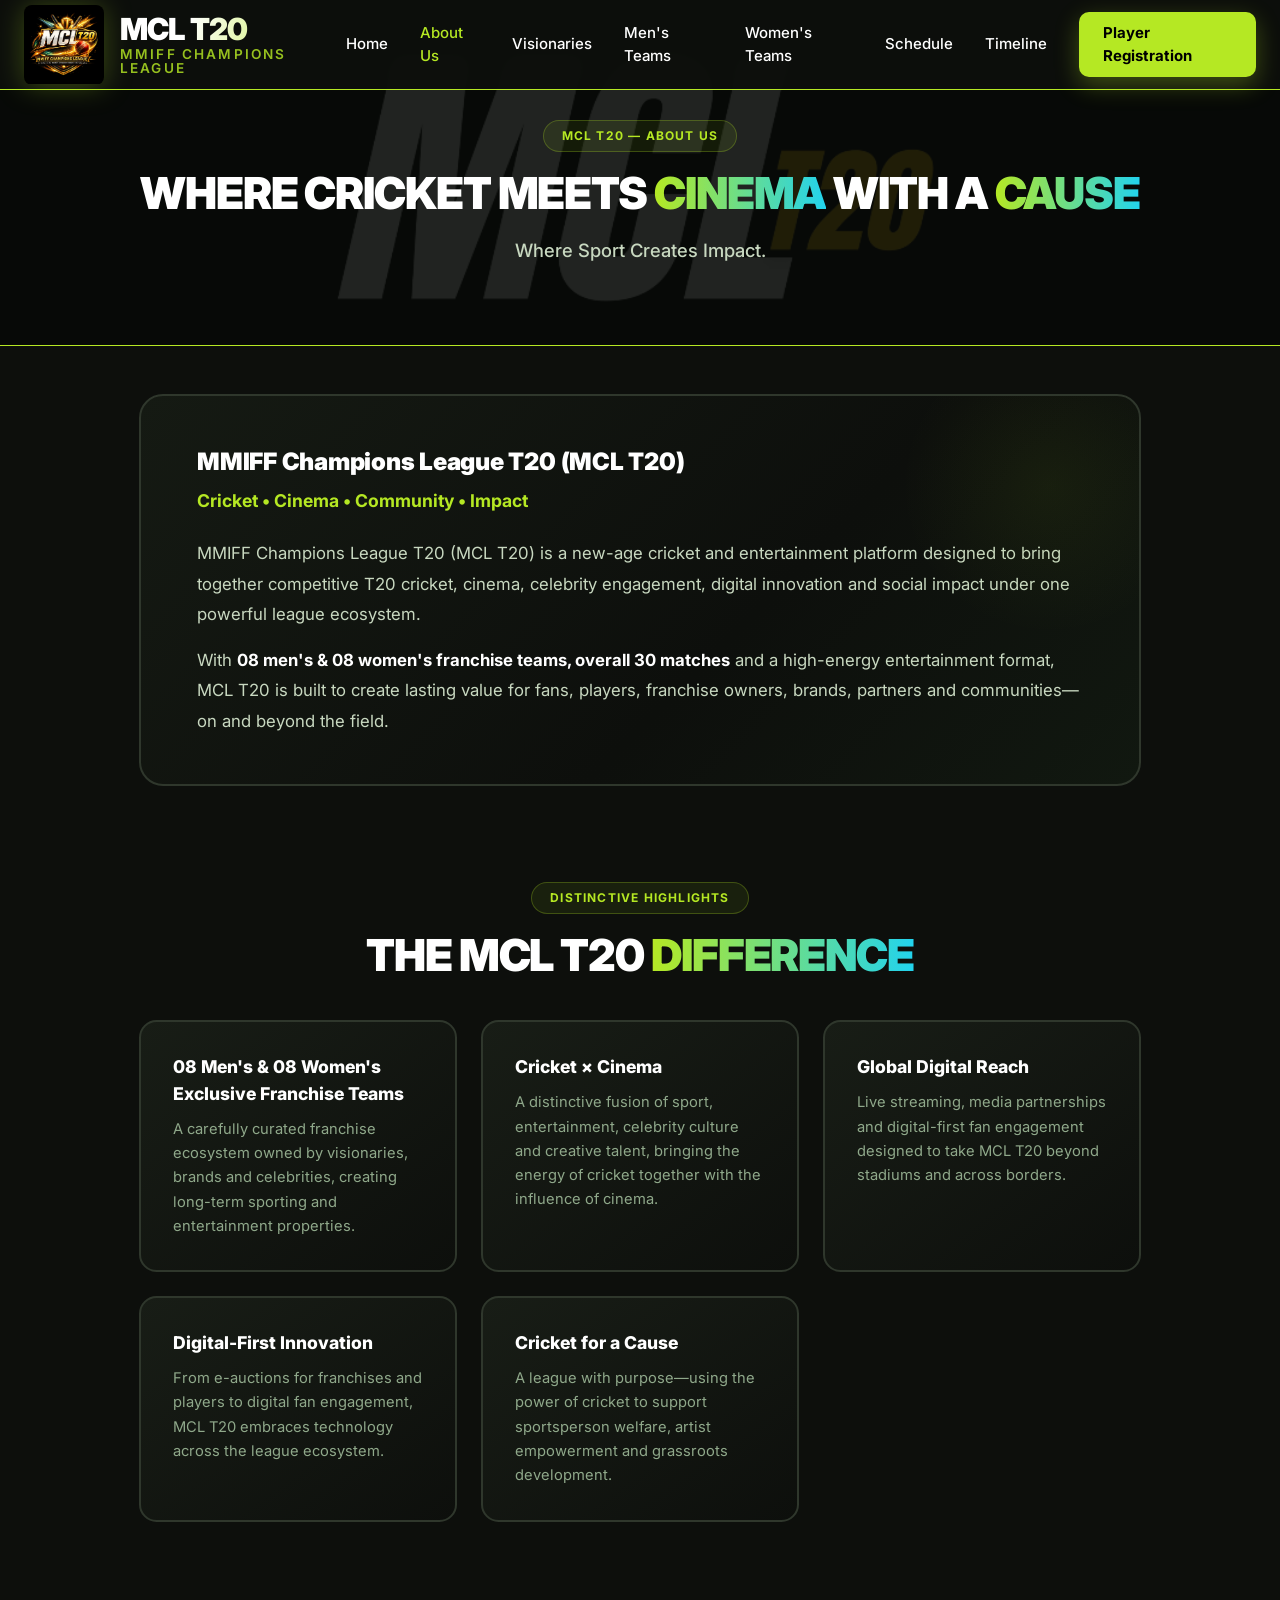
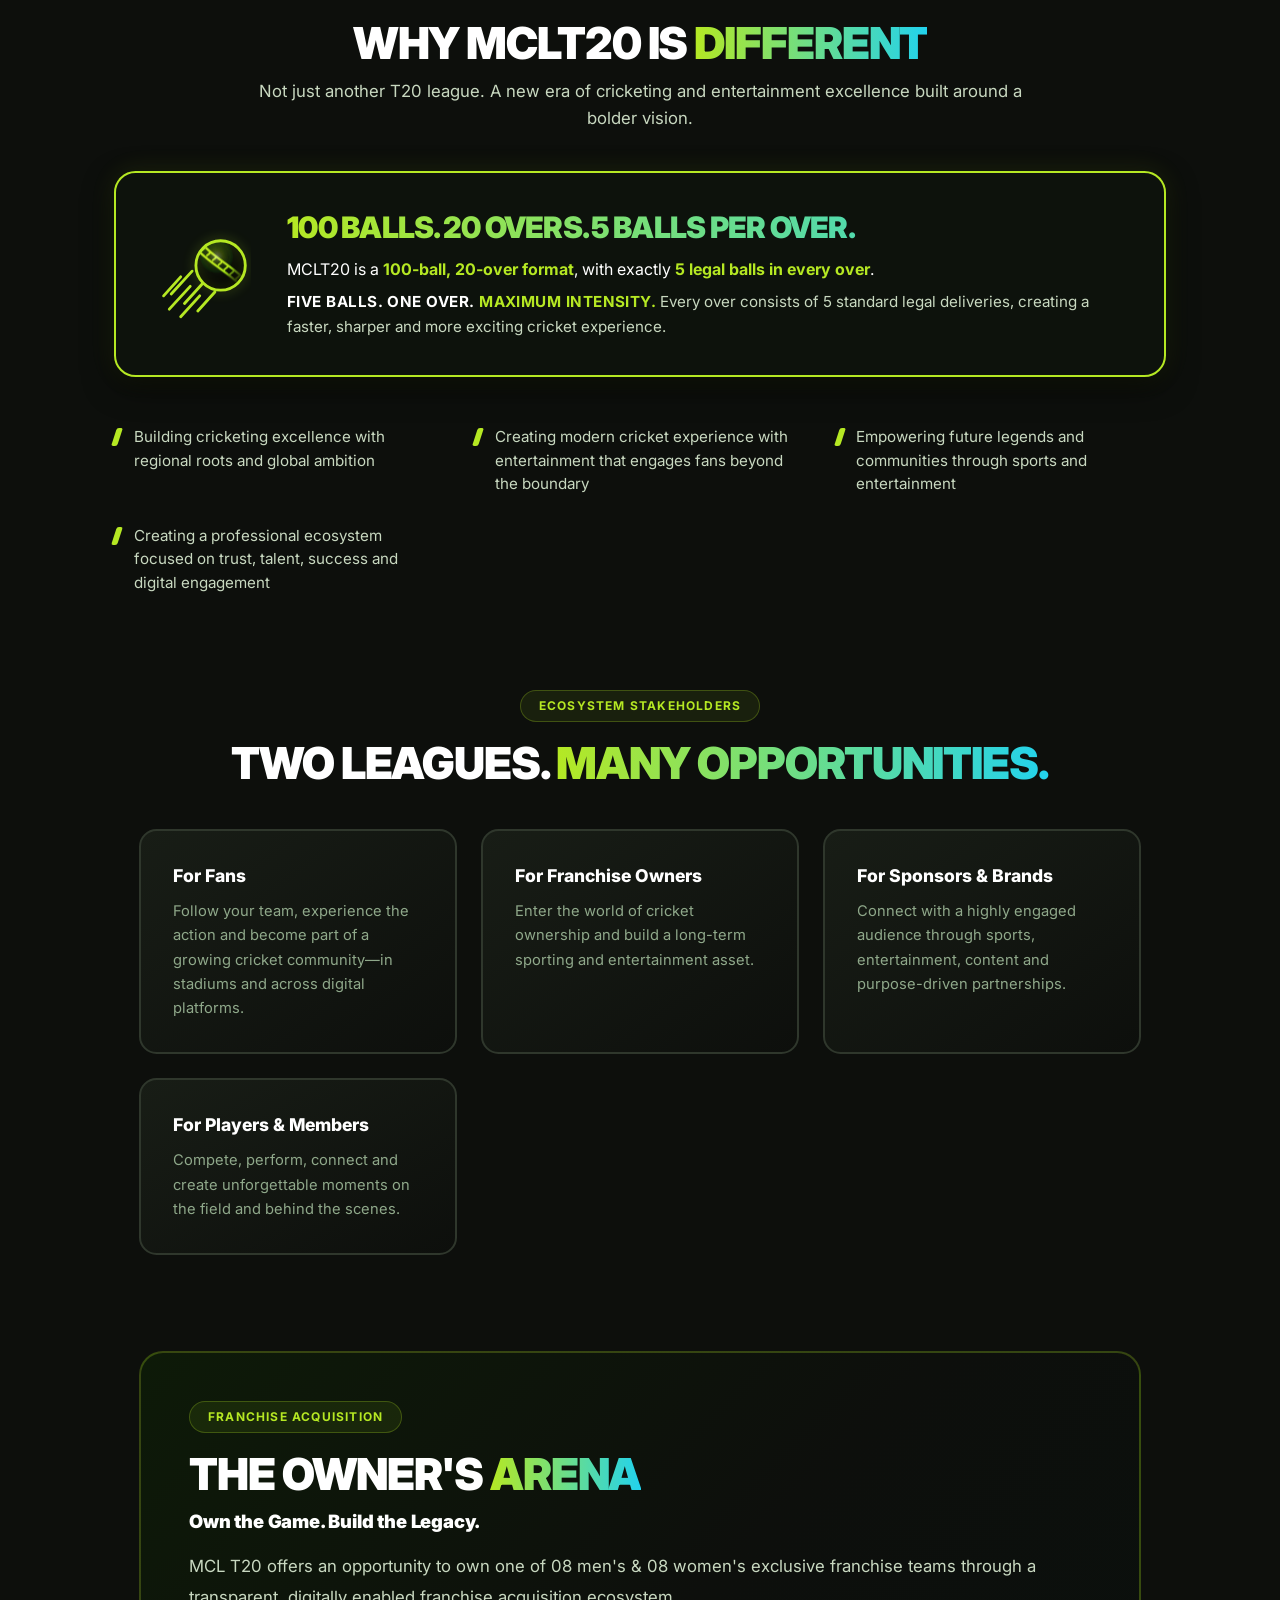
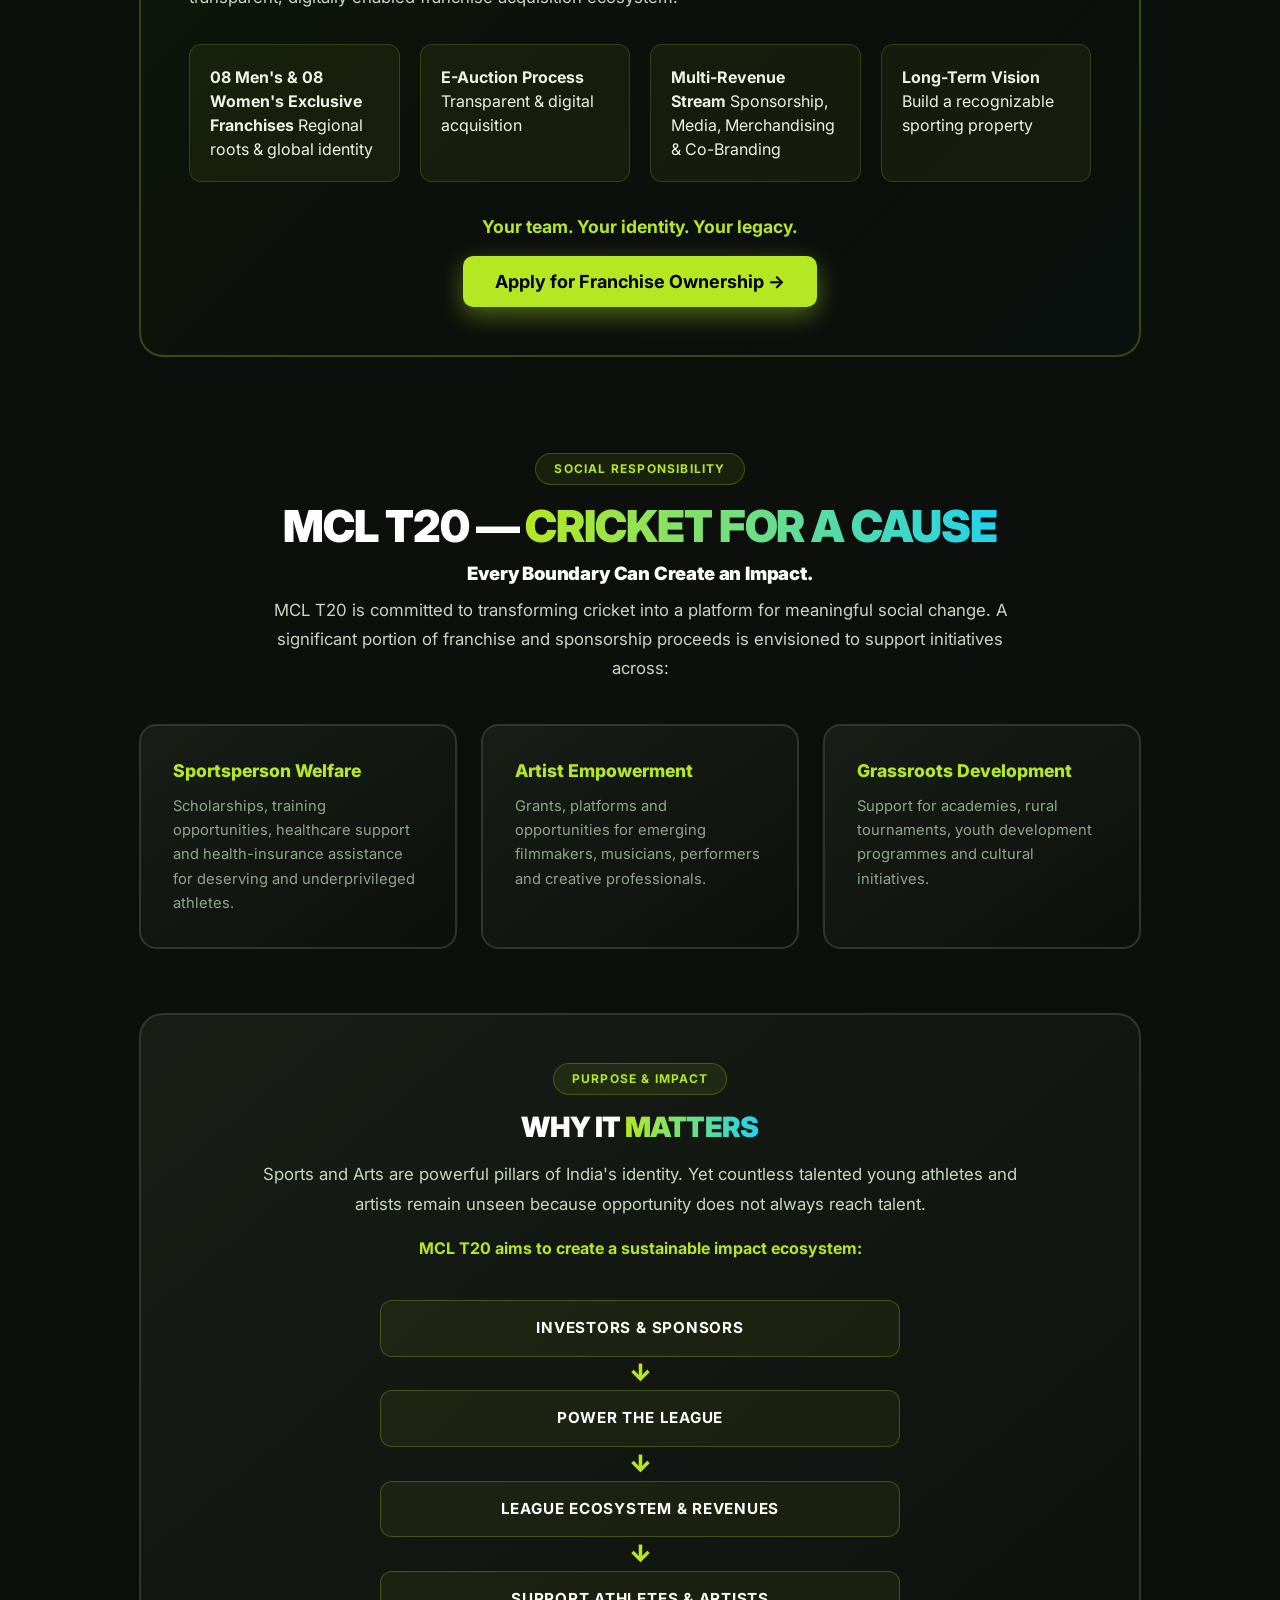
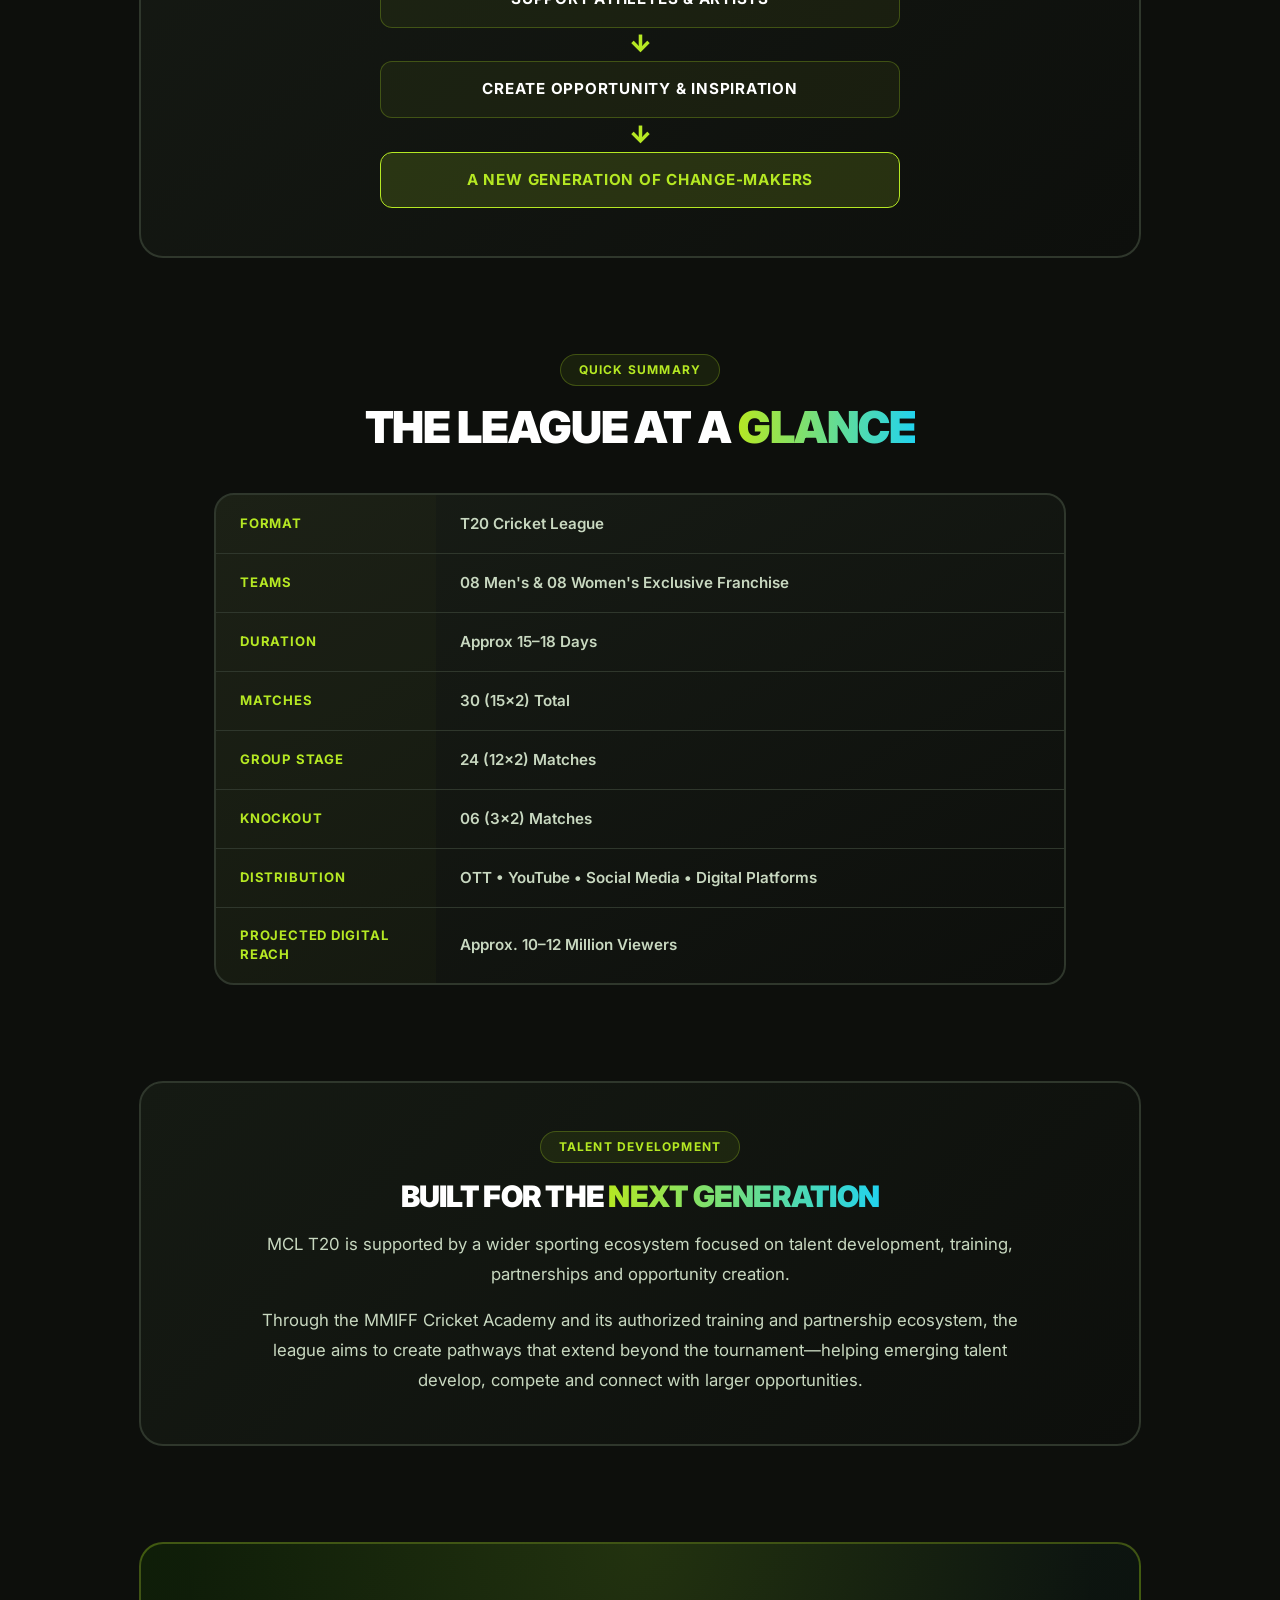
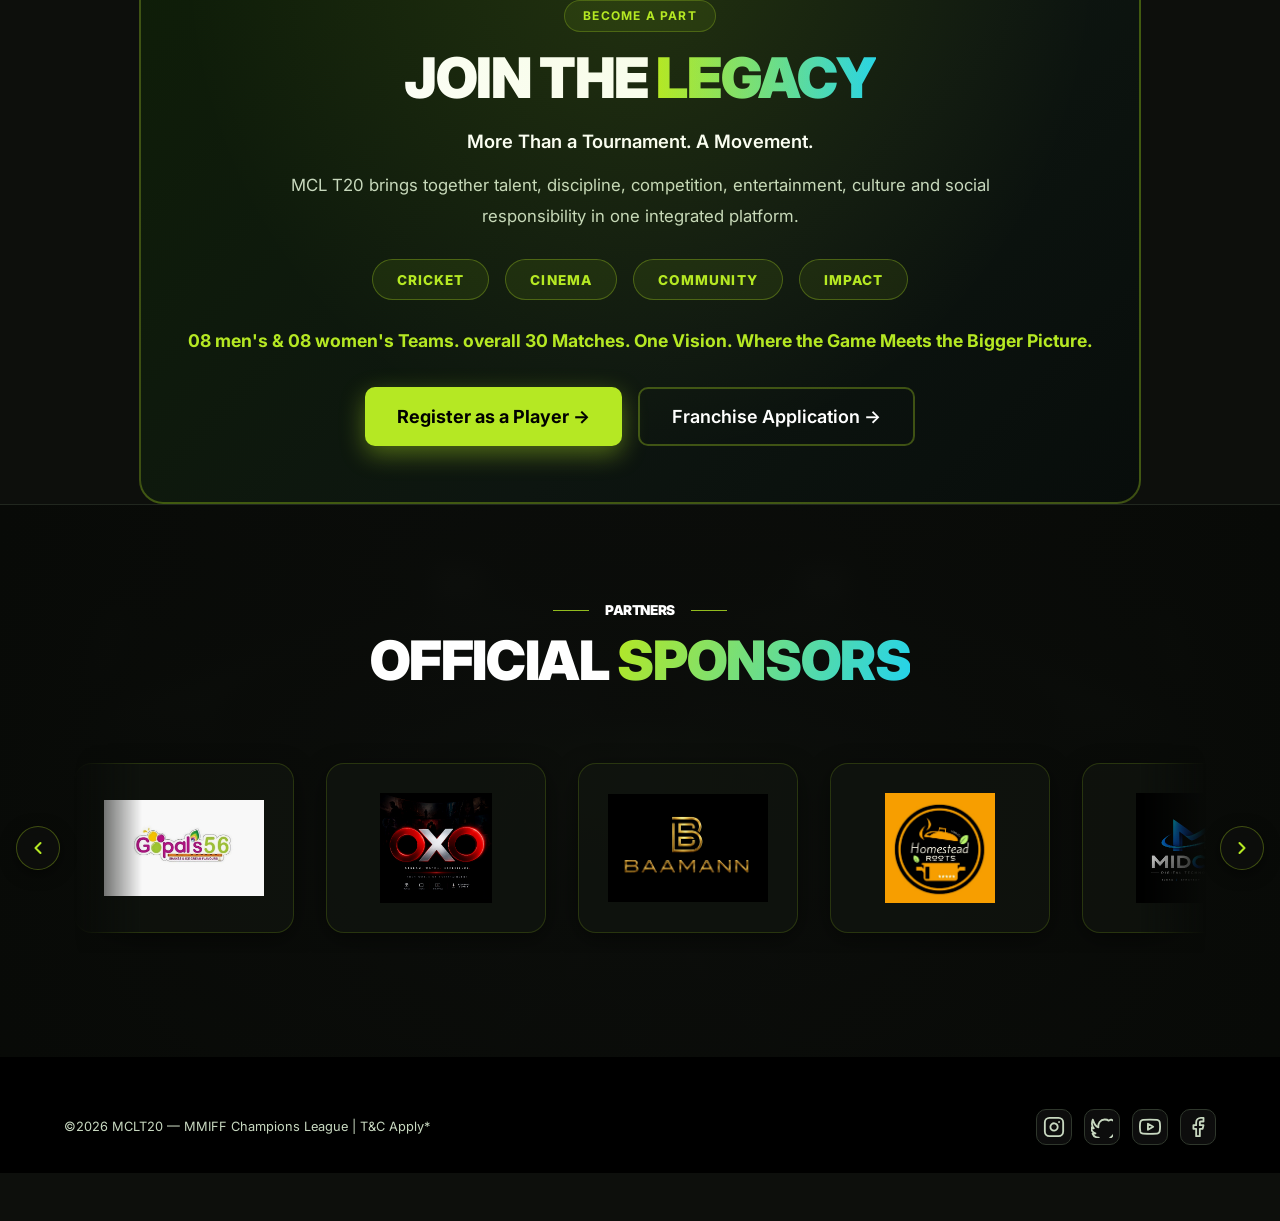
<file: about.html>
<!DOCTYPE html>
<html lang="en">
<head>
  <meta charset="UTF-8"/>
  <meta name="viewport" content="width=device-width, initial-scale=1.0"/>
  <title>About Us — MCL T20 MMIFF Champions League</title>
  <meta name="description" content="Where Cricket Meets Cinema with a Cause. Where Sport Creates Impact. Learn about MCL T20."/>
  <meta property="og:title" content="About Us — MCL T20 MMIFF Champions League"/>
  <meta property="og:description" content="Where Cricket Meets Cinema with a Cause. Where Sport Creates Impact. 08 Men's &amp; 08 Women's Franchise Teams, 30 Matches, 1 Vision."/>
  <meta property="og:image" content="https://images.pexels.com/photos/36230651/pexels-photo-36230651.jpeg?auto=compress&cs=tinysrgb&dpr=2&h=650&w=940"/>
  <meta property="og:type" content="website"/>
  <meta name="twitter:card" content="summary_large_image"/>
  <link rel="icon" href="logo.png" type="image/png"/>
  <link rel="stylesheet" href="style.css"/>
  <style>
    body { background-color: #0d0f0c; }
    h1,h2,h3,h4,h5,h6 { font-weight:900!important; color:#fff!important; letter-spacing:-0.025em!important; }
    .text-gradient { background:linear-gradient(to right,var(--brand,#b5e823),var(--accent-color,#22d3ee))!important; -webkit-background-clip:text!important; background-clip:text!important; color:transparent!important; }
    section { background:#0d0f0c!important; }
    .page-hero { position:relative; overflow:hidden; padding:120px 0 80px; }
    .page-hero-img { position:absolute; inset:0; z-index:0; display:flex; align-items:center; justify-content:center; }
    .page-hero-img img { width:auto; height:80%; max-width:80%; object-fit:contain; opacity:0.25; }
    .page-hero-img::after { content:''; position:absolute; inset:0; background:rgba(13,15,12,0.6); z-index:1; }
    .page-hero-content { position:relative; z-index:2; text-align:center; }

    /* Section Headers */
    .au-section-label {
      display: inline-flex; align-items: center; gap: 0.5rem;
      padding: 6px 18px; border-radius: 9999px;
      background: rgba(181,232,35,0.08); border: 1px solid rgba(181,232,35,0.25);
      color: var(--brand,#b5e823); font-size: 0.75rem; font-weight: 700;
      text-transform: uppercase; letter-spacing: 0.1em; margin-bottom: 1rem;
    }
    .au-section-title {
      font-size: clamp(1.75rem,4vw,2.75rem) !important; font-weight: 900 !important;
      color: #fff !important; letter-spacing: -0.025em !important;
      text-transform: uppercase; line-height: 1.15 !important;
    }
    .au-section-sub {
      color: #c8d8c0; font-size: 1.05rem; line-height: 1.75; max-width: 780px; margin: 0 auto;
    }

    /* Intro Banner */
    .au-intro-banner {
      background: linear-gradient(135deg, #151a13 0%, #0d0f0c 60%, #111810 100%);
      border: 2px solid #2f372c; border-radius: 1.5rem; padding: 3rem 3.5rem;
      position: relative; overflow: hidden;
    }
    .au-intro-banner::before {
      content: ''; position: absolute; top: -60px; right: -60px;
      width: 300px; height: 300px; border-radius: 50%;
      background: radial-gradient(circle, rgba(181,232,35,0.06) 0%, transparent 70%);
      pointer-events: none;
    }
    .au-tagline {
      font-size: 1.5rem !important; font-weight: 900 !important; color: #fff !important;
      margin-bottom: 0.5rem; letter-spacing: -0.01em !important;
    }
    .au-tagline-sub { color: var(--brand,#b5e823); font-size: 1.1rem; font-weight: 700; margin-bottom: 1.5rem; }
    .au-intro-text { color: #c8d8c0; font-size: 1.05rem; line-height: 1.8; }

    /* Grid layout */
    .au-grid-3 {
      display: grid; grid-template-columns: repeat(auto-fit, minmax(280px, 1fr)); gap: 1.5rem;
    }
    .au-card {
      background: linear-gradient(to bottom right,#181d16,#0d0f0c);
      border: 2px solid #2f372c; border-radius: 1.1rem; padding: 2rem;
      transition: all 0.3s; position: relative; overflow: hidden;
    }
    .au-card:hover {
      border-color: rgba(181,232,35,0.35); transform: translateY(-4px);
      box-shadow: 0 16px 40px rgba(181,232,35,0.08);
    }
    .au-icon { font-size: 2.2rem; margin-bottom: 1rem; display: block; }
    .au-card-title { font-size: 1.1rem !important; font-weight: 800 !important; color: #fff !important; margin-bottom: 0.6rem; letter-spacing: 0 !important; }
    .au-card-text { color: #8fa88a; font-size: 0.92rem; line-height: 1.65; }

    /* Why List */
    .au-why-grid { display: grid; grid-template-columns: repeat(auto-fit, minmax(280px, 1fr)); gap: 1.75rem 2rem; }
    .au-why-item {
      display: flex; align-items: flex-start; gap: 0.85rem;
    }
    .au-why-bullet-slant {
      width: 6px; height: 18px; background: var(--brand,#b5e823);
      border-radius: 2px; transform: skewX(-18deg); flex-shrink: 0; margin-top: 3px;
    }
    .au-why-text { color: #c8d8c0; font-size: 0.95rem; line-height: 1.55; }

    /* Format Highlight Box matching reference image */
    .au-format-highlight-box {
      background: #0d120c;
      border: 2px solid var(--brand, #b5e823);
      border-radius: 1.35rem;
      padding: 2.25rem 2.5rem;
      margin: 0 auto 3rem;
      box-shadow: 0 10px 30px rgba(0,0,0,0.6), 0 0 25px rgba(181,232,35,0.12);
      display: flex;
      align-items: center;
      gap: 2.25rem;
      text-align: left;
      position: relative;
    }
    .au-format-highlight-box .mcl-ball-icon {
      width: 95px;
      height: 90px;
      flex-shrink: 0;
    }
    .au-format-content {
      flex: 1;
    }
    .au-format-title {
      font-size: clamp(1.35rem, 2.5vw, 1.85rem);
      font-weight: 900;
      letter-spacing: 0.01em;
      margin-bottom: 0.65rem;
      text-transform: uppercase;
      background: linear-gradient(90deg, #b5e823 0%, #22d3ee 100%);
      -webkit-background-clip: text;
      -webkit-text-fill-color: transparent;
      background-clip: text;
      line-height: 1.25;
    }
    .au-format-desc {
      color: #ffffff;
      font-size: 1rem;
      line-height: 1.6;
      margin: 0 0 0.5rem 0;
    }
    .au-format-rule {
      color: #c8d8c0;
      font-size: 0.95rem;
      line-height: 1.6;
      margin: 0;
    }
    .au-format-highlight-text {
      color: var(--brand, #b5e823);
      font-weight: 700;
    }

    /* 3D Ball Continuous 360° Rotation & Lighting Effect */
    .mcl-ball-rotator {
      transform-origin: 68px 36px;
      animation: mclBallSpin360 4s linear infinite;
      will-change: transform;
    }

    @keyframes mclBallSpin360 {
      0% {
        transform: rotate(0deg);
      }
      100% {
        transform: rotate(360deg);
      }
    }

    .mcl-ball-light-layer {
      animation: mclBallGlowPulse 4s ease-in-out infinite;
    }

    @keyframes mclBallGlowPulse {
      0%, 100% {
        opacity: 0.85;
      }
      50% {
        opacity: 1;
      }
    }

    .mcl-ball-specular-layer {
      transform-origin: 68px 36px;
      animation: mclSpecularShift 4s ease-in-out infinite;
    }

    @keyframes mclSpecularShift {
      0%, 100% {
        opacity: 0.4;
        transform: scale(1);
      }
      50% {
        opacity: 0.75;
        transform: scale(1.04);
      }
    }

    .mcl-ball-rim {
      filter: drop-shadow(0 0 6px rgba(181, 232, 35, 0.4));
    }
    @media (max-width: 768px) {
      .au-format-highlight-box {
        flex-direction: column;
        align-items: flex-start;
        gap: 1.25rem;
        padding: 1.75rem 1.5rem;
      }
      .au-format-highlight-box .mcl-ball-icon {
        width: 75px;
        height: 70px;
      }
    }

    /* Owner Banner */
    .au-owners-banner {
      background: linear-gradient(135deg, #0d1a08 0%, #0d0f0c 50%, #0a100d 100%);
      border: 2px solid rgba(181,232,35,0.25); border-radius: 1.5rem; padding: 3rem;
      position: relative; overflow: hidden;
    }
    .au-owners-highlights {
      display: grid; grid-template-columns: repeat(auto-fit, minmax(200px, 1fr)); gap: 1.25rem; margin-top: 2rem;
    }
    .au-owners-highlight-item {
      background: rgba(181,232,35,0.06); border: 1px solid rgba(181,232,35,0.18);
      border-radius: 0.75rem; padding: 1.25rem; display: flex; align-items: flex-start; gap: 0.75rem;
    }

    /* Impact Flow */
    .au-impact-flow {
      display: flex; flex-direction: column; align-items: center; gap: 0; max-width: 520px; margin: 2.5rem auto 0;
    }
    .au-flow-item {
      background: rgba(181,232,35,0.06); border: 1px solid rgba(181,232,35,0.25);
      border-radius: 0.75rem; padding: 1rem 2rem; text-align: center; width: 100%;
      color: #fff; font-size: 0.95rem; font-weight: 700; letter-spacing: 0.05em;
    }
    .au-flow-arrow {
      color: var(--brand,#b5e823); font-size: 1.5rem; line-height: 1; padding: 0.3rem 0; font-weight: 900;
    }

    /* Table */
    .au-table-card {
      background: linear-gradient(to bottom right,#181d16,#0d0f0c);
      border: 2px solid #2f372c; border-radius: 1.25rem; overflow: hidden;
    }
    .au-glance-table { width: 100%; border-collapse: collapse; }
    .au-glance-table tr { border-bottom: 1px solid #2f372c; }
    .au-glance-table tr:last-child { border-bottom: none; }
    .au-glance-table td { padding: 1.1rem 1.5rem; font-size: 0.95rem; }
    .au-glance-table td:first-child { color: var(--brand,#b5e823); font-weight: 700; text-transform: uppercase; letter-spacing: 0.06em; font-size: 0.82rem; width: 220px; background: rgba(181,232,35,0.02); }
    .au-glance-table td:last-child { color: #c8d8c0; font-weight: 600; }

    /* CTA Banner */
    .au-cta-banner {
      background: linear-gradient(135deg, #0f1e08 0%, #0d1510 60%, #080d0b 100%);
      border: 2px solid rgba(181,232,35,0.3); border-radius: 1.5rem; padding: 3.5rem 2rem;
      text-align: center; position: relative; overflow: hidden;
    }
    .au-cta-banner::before {
      content: ''; position: absolute; inset: 0;
      background: radial-gradient(ellipse at 50% 0%, rgba(181,232,35,0.12) 0%, transparent 65%);
      pointer-events: none;
    }
    .au-legacy-pillars {
      display: flex; flex-wrap: wrap; justify-content: center; gap: 1rem; margin: 1.75rem 0;
    }
    .au-legacy-pillar {
      padding: 0.6rem 1.5rem; background: rgba(181,232,35,0.08);
      border: 1px solid rgba(181,232,35,0.3); border-radius: 9999px;
      color: var(--brand,#b5e823); font-size: 0.85rem; font-weight: 800;
      text-transform: uppercase; letter-spacing: 0.08em;
    }
    .au-legacy-tagline {
      font-size: clamp(2rem, 6vw, 3.5rem) !important;
      font-weight: 900 !important; color: #fff !important;
      text-transform: uppercase; letter-spacing: -0.025em !important;
      line-height: 1.1 !important; margin-bottom: 1rem;
    }

    @media (max-width: 768px) {
      .au-intro-banner { padding: 1.75rem 1.25rem; }
      .au-owners-banner { padding: 1.75rem 1.25rem; }
      .au-cta-banner { padding: 2rem 1.25rem; }
      .au-glance-table td:first-child { width: 110px; font-size: 0.72rem; }
      .au-glance-table td { padding: 0.9rem 1rem; font-size: 0.88rem; }
      .au-tagline { font-size: 1.2rem !important; }
      .au-tagline-sub { font-size: 0.95rem; }
      .au-impact-flow { max-width: 100%; padding: 0 0.5rem; }
      .au-flow-item { padding: 0.85rem 1rem; font-size: 0.88rem; }
      .au-owners-highlights { grid-template-columns: 1fr; }
      .au-owners-highlight-item { flex-direction: row; gap: 0.6rem; }
      .au-owners-highlight-icon { font-size: 1.4rem; flex-shrink: 0; }
      .au-owners-highlight-text { min-width: 0; }
      .au-owners-highlight-text strong { display: block; font-size: 0.9rem; }
      .au-owners-highlight-text span { font-size: 0.8rem; color: #8fa88a; display: block; }
      .au-why-grid { grid-template-columns: 1fr; }
      .au-why-item { padding: 1rem; }
      .au-legacy-pillars { gap: 0.6rem; }
      .au-legacy-pillar { padding: 0.5rem 1rem; font-size: 0.78rem; }
      /* Force intro section to not overflow */
      .au-intro-banner, .au-owners-banner, .au-cta-banner { word-break: break-word; overflow-wrap: break-word; }
      /* Fix Why It Matters padding on mobile */
      .au-why-matters-box { padding: 2rem 1.25rem !important; }
    }

    @media (max-width: 480px) {
      .page-hero { padding: 90px 0 60px; }
      .au-grid-3 { grid-template-columns: 1fr !important; }
      .au-card { padding: 1.5rem 1.25rem; }
      .au-glance-table td:first-child { width: 90px; font-size: 0.68rem; letter-spacing: 0; }
      .au-glance-table td:last-child { font-size: 0.85rem; }
      .au-section-title { font-size: clamp(1.4rem, 7vw, 2.2rem) !important; }
      .au-intro-text { font-size: 0.95rem; }
      /* Table scrollable on very small screens */
      .au-table-card { overflow-x: auto; }
    }
  </style>
</head>
<body>
<div class="particles"></div>

<!-- ===== NAVBAR ===== -->
<nav class="navbar" id="navbar">
  <a href="index.html" class="nav-logo">
    <img src="logo.png" alt="MCL Logo"/>
    <div><div class="nav-logo-text"><span class="brand">MCL T20</span><span class="sub">MMIFF Champions League</span></div></div>
  </a>
  <div class="nav-links">
    <a href="index.html">Home</a>
    <a href="about.html" class="active">About Us</a>
    <a href="visionaries.html">Visionaries</a>
    <a href="teams.html">Men's Teams</a>
    <a href="women-teams.html">Women's Teams</a>
    <a href="matches.html">Schedule</a>
    <a href="timeline.html">Timeline</a>
    <a href="registration.html" class="nav-cta">Player Registration</a>
  </div>
  <button class="hamburger" id="hamburger" aria-label="Menu">
    <span></span><span></span><span></span>
  </button>
</nav>

<div class="mobile-nav" id="mobileNav">
  <a href="index.html">Home</a>
  <a href="about.html" class="active">About Us</a>
  <a href="visionaries.html">Visionaries</a>
  <a href="teams.html">Men's Teams</a>
  <a href="women-teams.html">Women's Teams</a>
  <a href="matches.html">Schedule</a>
  <a href="timeline.html">Timeline</a>
  <a href="registration.html" style="color:var(--brand);border-color:rgba(181,232,35,0.25);background:rgba(181,232,35,0.06);">Player Registration &rarr;</a>
</div>

<!-- ===== PAGE HERO ===== -->
<div class="page-hero">
  <div class="page-hero-img">
    <img src="mcl-logo-bg.png" alt="MCL T20 MMIFF Champions League"/>
  </div>
  <div class="page-hero-content">
    <div class="container">
      <div class="au-section-label">MCL T20 — ABOUT US</div>
      <h1 class="au-section-title">WHERE CRICKET MEETS <span class="text-gradient">CINEMA</span> WITH A <span class="text-gradient">CAUSE</span></h1>
      <p style="color:#c8d8c0;font-size:1.15rem;max-width:720px;margin:1rem auto 0;line-height:1.65;font-weight:500;">
        Where Sport Creates Impact.
      </p>
    </div>
  </div>
</div>

<!-- ===== INTRO BANNER SECTION ===== -->
<section style="padding:3rem 0;">
  <div class="container" style="max-width:1050px;">
    <div class="au-intro-banner reveal">
      <div class="au-tagline">MMIFF Champions League T20 (MCL T20)</div>
      <div class="au-tagline-sub">Cricket &bull; Cinema &bull; Community &bull; Impact</div>
      <p class="au-intro-text">
        MMIFF Champions League T20 (MCL T20) is a new-age cricket and entertainment platform designed to bring together competitive T20 cricket, cinema, celebrity engagement, digital innovation and social impact under one powerful league ecosystem.
      </p>
      <p class="au-intro-text" style="margin-top:1rem;">
        With <strong style="color:#fff;">08 men's &amp; 08 women's franchise teams, overall 30 matches</strong> and a high-energy entertainment format, MCL T20 is built to create lasting value for fans, players, franchise owners, brands, partners and communities—on and beyond the field.
      </p>
    </div>
  </div>
</section>

<!-- ===== THE MCL T20 DIFFERENCE ===== -->
<section style="padding:3rem 0;">
  <div class="container" style="max-width:1050px;">
    <div class="reveal" style="text-align:center;margin-bottom:2.5rem;">
      <div class="au-section-label">DISTINCTIVE HIGHLIGHTS</div>
      <h2 class="au-section-title">THE MCL T20 <span class="text-gradient">DIFFERENCE</span></h2>
    </div>

    <div class="au-grid-3 reveal">
      <div class="au-card">
        <h3 class="au-card-title">08 Men's &amp; 08 Women's Exclusive Franchise Teams</h3>
        <p class="au-card-text">A carefully curated franchise ecosystem owned by visionaries, brands and celebrities, creating long-term sporting and entertainment properties.</p>
      </div>

      <div class="au-card">
        <h3 class="au-card-title">Cricket &times; Cinema</h3>
        <p class="au-card-text">A distinctive fusion of sport, entertainment, celebrity culture and creative talent, bringing the energy of cricket together with the influence of cinema.</p>
      </div>

      <div class="au-card">
        <h3 class="au-card-title">Global Digital Reach</h3>
        <p class="au-card-text">Live streaming, media partnerships and digital-first fan engagement designed to take MCL T20 beyond stadiums and across borders.</p>
      </div>

      <div class="au-card">
        <h3 class="au-card-title">Digital-First Innovation</h3>
        <p class="au-card-text">From e-auctions for franchises and players to digital fan engagement, MCL T20 embraces technology across the league ecosystem.</p>
      </div>

      <div class="au-card">
        <h3 class="au-card-title">Cricket for a Cause</h3>
        <p class="au-card-text">A league with purpose—using the power of cricket to support sportsperson welfare, artist empowerment and grassroots development.</p>
      </div>
    </div>
  </div>
</section>

<!-- ===== WHY MCL T20 IS DIFFERENT ===== -->
<section style="padding:3rem 0;">
  <div class="container" style="max-width:1100px;">
    <div class="reveal" style="text-align:center;margin-bottom:2.5rem;">
      <h2 class="au-section-title" style="font-size:clamp(2rem, 4vw, 2.75rem); margin-bottom:0.6rem;">
        WHY MCLT20 IS <span class="text-gradient">DIFFERENT</span>
      </h2>
      <p class="au-section-sub" style="margin:0 auto; max-width:800px; color:#c8d8c0; font-size:1.05rem; line-height:1.6;">
        Not just another T20 league. A new era of cricketing and entertainment excellence built around a bolder vision.
      </p>
    </div>

    <!-- Highlighted Information Box: 100 Balls Format & 5th Ball Free Hit -->
    <div class="au-format-highlight-box reveal">
      <svg width="95" height="90" viewBox="0 0 100 90" fill="none" xmlns="http://www.w3.org/2000/svg" class="mcl-ball-icon">
        <defs>
          <!-- Clip to ball circle -->
          <clipPath id="ball-inner-clip">
            <circle cx="68" cy="36" r="26"/>
          </clipPath>

          <!-- 3D spherical shading: top-left highlight to bottom-right deep shadow -->
          <radialGradient id="ball-sphere-lighting" cx="42%" cy="32%" r="68%">
            <stop offset="0%" stop-color="#ffffff" stop-opacity="0.35"/>
            <stop offset="35%" stop-color="#b5e823" stop-opacity="0.12"/>
            <stop offset="70%" stop-color="#000000" stop-opacity="0.45"/>
            <stop offset="100%" stop-color="#000000" stop-opacity="0.85"/>
          </radialGradient>

          <!-- Dynamic specular sheen for rotational 3D sweep -->
          <linearGradient id="ball-specular-sweep" x1="0%" y1="0%" x2="100%" y2="100%">
            <stop offset="0%" stop-color="#ffffff" stop-opacity="0.4"/>
            <stop offset="50%" stop-color="#b5e823" stop-opacity="0.05"/>
            <stop offset="100%" stop-color="#000000" stop-opacity="0.6"/>
          </linearGradient>
        </defs>

        <!-- Static speed lines (trailing to bottom-left) -->
        <g class="mcl-ball-trails">
          <line x1="26" y1="48" x2="8" y2="68" stroke="#b5e823" stroke-width="3" stroke-linecap="round"/>
          <line x1="36" y1="58" x2="14" y2="82" stroke="#b5e823" stroke-width="3" stroke-linecap="round"/>
          <line x1="46" y1="68" x2="26" y2="90" stroke="#b5e823" stroke-width="3" stroke-linecap="round"/>
          <line x1="38" y1="42" x2="16" y2="66" stroke="#b5e823" stroke-width="3" stroke-linecap="round"/>
          <line x1="50" y1="54" x2="30" y2="76" stroke="#b5e823" stroke-width="3" stroke-linecap="round"/>
          <line x1="62" y1="64" x2="44" y2="84" stroke="#b5e823" stroke-width="3" stroke-linecap="round"/>
        </g>

        <!-- Cricket Ball Container with 3D clipping & continuous 360° rotation -->
        <g clip-path="url(#ball-inner-clip)">
          <!-- Ball sphere dark base -->
          <circle cx="68" cy="36" r="26" fill="#0b0e0a"/>

          <!-- Continuously rotating seam & stitches -->
          <g class="mcl-ball-rotator">
            <!-- Cricket Seam Curves -->
            <path d="M46 22 C 58 34, 76 44, 88 56" stroke="#b5e823" stroke-width="2.2" fill="none"/>
            <path d="M52 17 C 64 29, 82 39, 94 51" stroke="#b5e823" stroke-width="2.2" fill="none"/>
            
            <!-- Cricket Seam Cross Stitches -->
            <line x1="47" y1="21" x2="52" y2="17" stroke="#b5e823" stroke-width="1.8"/>
            <line x1="53" y1="26" x2="58" y2="22" stroke="#b5e823" stroke-width="1.8"/>
            <line x1="59" y1="31" x2="64" y2="27" stroke="#b5e823" stroke-width="1.8"/>
            <line x1="65" y1="36" x2="70" y2="32" stroke="#b5e823" stroke-width="1.8"/>
            <line x1="71" y1="41" x2="76" y2="37" stroke="#b5e823" stroke-width="1.8"/>
            <line x1="77" y1="46" x2="82" y2="42" stroke="#b5e823" stroke-width="1.8"/>
            <line x1="83" y1="51" x2="88" y2="47" stroke="#b5e823" stroke-width="1.8"/>
            <line x1="88" y1="56" x2="93" y2="52" stroke="#b5e823" stroke-width="1.8"/>
          </g>

          <!-- Fixed 3D Spherical Lighting Overlay (maintains realistic directional light) -->
          <circle cx="68" cy="36" r="26" fill="url(#ball-sphere-lighting)" style="mix-blend-mode: hard-light; pointer-events: none;" class="mcl-ball-light-layer"/>

          <!-- Dynamic 3D lighting shadow reflection -->
          <circle cx="68" cy="36" r="26" fill="url(#ball-specular-sweep)" style="mix-blend-mode: overlay; pointer-events: none;" class="mcl-ball-specular-layer"/>
        </g>

        <!-- Outer Ball Glowing Rim -->
        <circle cx="68" cy="36" r="26" stroke="#b5e823" stroke-width="3" fill="none" class="mcl-ball-rim"/>
      </svg>

      <div class="au-format-content">
        <h3 class="au-format-title">
          100 BALLS. 20 OVERS. 5 BALLS PER OVER.
        </h3>
        <p class="au-format-desc">
          MCLT20 is a <span class="au-format-highlight-text">100-ball, 20-over format</span>, with exactly <span class="au-format-highlight-text">5 legal balls in every over</span>.
        </p>
        <p class="au-format-rule">
          <strong style="color:#ffffff; text-transform:uppercase; letter-spacing:0.03em;">FIVE BALLS. ONE OVER. <span class="au-format-highlight-text">MAXIMUM INTENSITY.</span></strong>
          Every over consists of 5 standard legal deliveries, creating a faster, sharper and more exciting cricket experience.
        </p>
      </div>
    </div>

    <!-- 4 Vision Bullet Items matching reference image layout -->
    <div class="au-why-grid reveal">
      <div class="au-why-item">
        <span class="au-why-bullet-slant"></span>
        <div class="au-why-text">
          Building cricketing excellence with regional roots and global ambition
        </div>
      </div>
      <div class="au-why-item">
        <span class="au-why-bullet-slant"></span>
        <div class="au-why-text">
          Creating modern cricket experience with entertainment that engages fans beyond the boundary
        </div>
      </div>
      <div class="au-why-item">
        <span class="au-why-bullet-slant"></span>
        <div class="au-why-text">
          Empowering future legends and communities through sports and entertainment
        </div>
      </div>
      <div class="au-why-item">
        <span class="au-why-bullet-slant"></span>
        <div class="au-why-text">
          Creating a professional ecosystem focused on trust, talent, success and digital engagement
        </div>
      </div>
    </div>
  </div>
</section>

<!-- ===== TWO LEAGUE. MANY OPPORTUNITIES. ===== -->
<section style="padding:3rem 0;">
  <div class="container" style="max-width:1050px;">
    <div class="reveal" style="text-align:center;margin-bottom:2.5rem;">
      <div class="au-section-label">ECOSYSTEM STAKEHOLDERS</div>
      <h2 class="au-section-title">TWO LEAGUES. <span class="text-gradient">MANY OPPORTUNITIES.</span></h2>
    </div>

    <div class="au-grid-3 reveal">
      <div class="au-card">
        <h3 class="au-card-title">For Fans</h3>
        <p class="au-card-text">Follow your team, experience the action and become part of a growing cricket community—in stadiums and across digital platforms.</p>
      </div>

      <div class="au-card">
        <h3 class="au-card-title">For Franchise Owners</h3>
        <p class="au-card-text">Enter the world of cricket ownership and build a long-term sporting and entertainment asset.</p>
      </div>

      <div class="au-card">
        <h3 class="au-card-title">For Sponsors &amp; Brands</h3>
        <p class="au-card-text">Connect with a highly engaged audience through sports, entertainment, content and purpose-driven partnerships.</p>
      </div>

      <div class="au-card">
        <h3 class="au-card-title">For Players &amp; Members</h3>
        <p class="au-card-text">Compete, perform, connect and create unforgettable moments on the field and behind the scenes.</p>
      </div>
    </div>
  </div>
</section>

<!-- ===== THE OWNER'S ARENA ===== -->
<section style="padding:3rem 0;">
  <div class="container" style="max-width:1050px;">
    <div class="au-owners-banner reveal">
      <div class="au-section-label">FRANCHISE ACQUISITION</div>
      <h2 class="au-section-title" style="margin-bottom:0.5rem;">THE OWNER'S <span class="text-gradient">ARENA</span></h2>
      <p class="au-tagline" style="font-size:1.15rem!important;margin-bottom:1rem;">Own the Game. Build the Legacy.</p>
      <p class="au-intro-text">
        MCL T20 offers an opportunity to own one of 08 men's &amp; 08 women's exclusive franchise teams through a transparent, digitally enabled franchise acquisition ecosystem.
      </p>

      <div class="au-owners-highlights">
        <div class="au-owners-highlight-item">
          <div class="au-owners-highlight-text">
            <strong>08 Men's &amp; 08 Women's Exclusive Franchises</strong>
            <span>Regional roots &amp; global identity</span>
          </div>
        </div>
        <div class="au-owners-highlight-item">
          <div class="au-owners-highlight-text">
            <strong>E-Auction Process</strong>
            <span>Transparent &amp; digital acquisition</span>
          </div>
        </div>
        <div class="au-owners-highlight-item">
          <div class="au-owners-highlight-text">
            <strong>Multi-Revenue Stream</strong>
            <span>Sponsorship, Media, Merchandising &amp; Co-Branding</span>
          </div>
        </div>
        <div class="au-owners-highlight-item">
          <div class="au-owners-highlight-text">
            <strong>Long-Term Vision</strong>
            <span>Build a recognizable sporting property</span>
          </div>
        </div>
      </div>

      <div style="text-align:center;margin-top:2rem;">
        <p style="color:var(--brand,#b5e823);font-weight:700;font-size:1.1rem;margin-bottom:1rem;">Your team. Your identity. Your legacy.</p>
        <a href="registration.html#franchise" class="btn-primary" style="display:inline-block;padding:12px 32px;">Apply for Franchise Ownership &rarr;</a>
      </div>
    </div>
  </div>
</section>

<!-- ===== CRICKET FOR A CAUSE ===== -->
<section style="padding:3rem 0;">
  <div class="container" style="max-width:1050px;">
    <div class="reveal" style="text-align:center;margin-bottom:2.5rem;">
      <div class="au-section-label">SOCIAL RESPONSIBILITY</div>
      <h2 class="au-section-title">MCL T20 — <span class="text-gradient">CRICKET FOR A CAUSE</span></h2>
      <p class="au-tagline" style="font-size:1.15rem!important;margin-top:0.5rem;">Every Boundary Can Create an Impact.</p>
      <p class="au-section-sub" style="margin-top:0.5rem;">
        MCL T20 is committed to transforming cricket into a platform for meaningful social change. A significant portion of franchise and sponsorship proceeds is envisioned to support initiatives across:
      </p>
    </div>

    <div class="au-grid-3 reveal" style="grid-template-columns: repeat(auto-fit, minmax(300px, 1fr));">
      <div class="au-card">
        <h3 class="au-card-title" style="color:var(--brand,#b5e823)!important;">Sportsperson Welfare</h3>
        <p class="au-card-text">Scholarships, training opportunities, healthcare support and health-insurance assistance for deserving and underprivileged athletes.</p>
      </div>

      <div class="au-card">
        <h3 class="au-card-title" style="color:var(--brand,#b5e823)!important;">Artist Empowerment</h3>
        <p class="au-card-text">Grants, platforms and opportunities for emerging filmmakers, musicians, performers and creative professionals.</p>
      </div>

      <div class="au-card">
        <h3 class="au-card-title" style="color:var(--brand,#b5e823)!important;">Grassroots Development</h3>
        <p class="au-card-text">Support for academies, rural tournaments, youth development programmes and cultural initiatives.</p>
      </div>
    </div>

    <!-- WHY IT MATTERS + IMPACT FLOW -->
    <div class="reveal au-why-matters-box" style="margin-top:4rem;background:linear-gradient(to bottom right,#181d16,#0d0f0c);border:2px solid #2f372c;border-radius:1.5rem;padding:3rem 2.5rem;">
      <div style="text-align:center;">
        <div class="au-section-label">PURPOSE &amp; IMPACT</div>
        <h3 class="au-section-title" style="font-size:1.75rem!important;">WHY IT <span class="text-gradient">MATTERS</span></h3>
        <p class="au-intro-text" style="max-width:760px;margin:1rem auto 0;">
          Sports and Arts are powerful pillars of India's identity. Yet countless talented young athletes and artists remain unseen because opportunity does not always reach talent.
        </p>
        <p style="color:var(--brand,#b5e823);font-weight:700;margin-top:1rem;">MCL T20 aims to create a sustainable impact ecosystem:</p>
      </div>

      <div class="au-impact-flow">
        <div class="au-flow-item">INVESTORS &amp; SPONSORS</div>
        <div class="au-flow-arrow">&darr;</div>
        <div class="au-flow-item">POWER THE LEAGUE</div>
        <div class="au-flow-arrow">&darr;</div>
        <div class="au-flow-item">LEAGUE ECOSYSTEM &amp; REVENUES</div>
        <div class="au-flow-arrow">&darr;</div>
        <div class="au-flow-item">SUPPORT ATHLETES &amp; ARTISTS</div>
        <div class="au-flow-arrow">&darr;</div>
        <div class="au-flow-item">CREATE OPPORTUNITY &amp; INSPIRATION</div>
        <div class="au-flow-arrow">&darr;</div>
        <div class="au-flow-item" style="background:rgba(181,232,35,0.15);border-color:var(--brand,#b5e823);color:var(--brand,#b5e823);">A NEW GENERATION OF CHANGE-MAKERS</div>
      </div>
    </div>
  </div>
</section>

<!-- ===== THE LEAGUE AT A GLANCE ===== -->
<section style="padding:3rem 0;">
  <div class="container" style="max-width:900px;">
    <div class="reveal" style="text-align:center;margin-bottom:2.5rem;">
      <div class="au-section-label">QUICK SUMMARY</div>
      <h2 class="au-section-title">THE LEAGUE AT A <span class="text-gradient">GLANCE</span></h2>
    </div>

    <div class="au-table-card reveal">
      <table class="au-glance-table">
        <tbody>
          <tr>
            <td>FORMAT</td>
            <td>T20 Cricket League</td>
          </tr>
          <tr>
            <td>TEAMS</td>
            <td>08 Men's &amp; 08 Women's Exclusive Franchise</td>
          </tr>
          <tr>
            <td>DURATION</td>
            <td>Approx 15–18 Days</td>
          </tr>
          <tr>
            <td>MATCHES</td>
            <td>30 (15x2) Total</td>
          </tr>
          <tr>
            <td>GROUP STAGE</td>
            <td>24 (12x2) Matches</td>
          </tr>
          <tr>
            <td>KNOCKOUT</td>
            <td>06 (3x2) Matches</td>
          </tr>
          <tr>
            <td>DISTRIBUTION</td>
            <td>OTT &bull; YouTube &bull; Social Media &bull; Digital Platforms</td>
          </tr>
          <tr>
            <td>PROJECTED DIGITAL REACH</td>
            <td>Approx. 10–12 Million Viewers</td>
          </tr>
        </tbody>
      </table>
    </div>
  </div>
</section>

<!-- ===== BUILT FOR THE NEXT GENERATION ===== -->
<section style="padding:3rem 0;">
  <div class="container" style="max-width:1050px;">
    <div class="reveal" style="background:linear-gradient(135deg,#151a13,#0d0f0c);border:2px solid #2f372c;border-radius:1.5rem;padding:3rem 2.5rem;text-align:center;">
      <div class="au-section-label">TALENT DEVELOPMENT</div>
      <h2 class="au-section-title" style="font-size:1.85rem!important;margin-bottom:1rem;">BUILT FOR THE <span class="text-gradient">NEXT GENERATION</span></h2>
      <p class="au-intro-text" style="max-width:800px;margin:0 auto 1rem;">
        MCL T20 is supported by a wider sporting ecosystem focused on talent development, training, partnerships and opportunity creation.
      </p>
      <p class="au-intro-text" style="max-width:800px;margin:0 auto;">
        Through the MMIFF Cricket Academy and its authorized training and partnership ecosystem, the league aims to create pathways that extend beyond the tournament—helping emerging talent develop, compete and connect with larger opportunities.
      </p>
    </div>
  </div>
</section>

<!-- ===== JOIN THE LEGACY CTA ===== -->
<section style="padding:3rem 0;">
  <div class="container" style="max-width:1050px;">
    <div class="au-cta-banner reveal">
      <div class="au-section-label">BECOME A PART</div>
      <h2 class="au-legacy-tagline">JOIN THE <span class="text-gradient">LEGACY</span></h2>
      <p class="au-intro-text" style="font-size:1.15rem;max-width:680px;margin:0 auto;color:#fff;font-weight:600;">
        More Than a Tournament. A Movement.
      </p>
      <p class="au-intro-text" style="max-width:720px;margin:0.75rem auto 0;">
        MCL T20 brings together talent, discipline, competition, entertainment, culture and social responsibility in one integrated platform.
      </p>

      <div class="au-legacy-pillars">
        <div class="au-legacy-pillar">CRICKET</div>
        <div class="au-legacy-pillar">CINEMA</div>
        <div class="au-legacy-pillar">COMMUNITY</div>
        <div class="au-legacy-pillar">IMPACT</div>
      </div>

      <p style="color:var(--brand,#b5e823);font-size:1.1rem;font-weight:700;margin-bottom:2rem;">
        08 men's &amp; 08 women's Teams. overall 30 Matches. One Vision. Where the Game Meets the Bigger Picture.
      </p>

      <div style="display:flex;gap:1rem;justify-content:center;flex-wrap:wrap;">
        <a href="registration.html" class="btn-primary" style="padding:14px 32px;">Register as a Player &rarr;</a>
        <a href="registration.html#franchise" class="btn-outline" style="padding:14px 32px;border:2px solid rgba(181,232,35,0.3);color:#fff;">Franchise Application &rarr;</a>
      </div>
    </div>
  </div>
<!-- ===== GLOBAL REUSABLE OFFICIAL SPONSORS SECTION ===== -->
<section class="sponsors-section" id="official-sponsors"></section>

<!-- ===== FOOTER ===== -->
<footer>
  <div class="container">
    <div class="footer-bottom">
      <p>&copy;2026 MCLT20 &mdash; MMIFF Champions League | T&amp;C Apply*</p>
      <div class="footer-social">
        <a href="https://www.instagram.com/mclt20s01?igsh=MXB5dmM5NGc0ZzlzNA==" target="_blank" title="Instagram" style="display:flex;align-items:center;justify-content:center;">
          <svg width="22" height="22" viewBox="0 0 24 24" fill="none" stroke="currentColor" stroke-width="2" stroke-linecap="round" stroke-linejoin="round"><rect x="2" y="2" width="20" height="20" rx="5" ry="5"></rect><path d="M16 11.37A4 4 0 1 1 12.63 8 4 4 0 0 1 16 11.37z"></path><line x1="17.5" y1="6.5" x2="17.51" y2="6.5"></line></svg>
        </a>
        <a href="#" title="Twitter" style="display:flex;align-items:center;justify-content:center;">
          <svg width="22" height="22" viewBox="0 0 24 24" fill="none" stroke="currentColor" stroke-width="2" stroke-linecap="round" stroke-linejoin="round"><path d="M22 4.01c-1 .49-1.98.68-3 .99-1.12-1.27-2.7-1.2-4.12-1.2-4.86 0-7.38 4.52-6.84 8.58C4 11.43 3.01 6.58 2 4c-1.5 3.5-1 7.15 1 9.5-1.02-.15-1.98-.38-2.9-.84.2 3 1.83 5.48 4.7 6.4-1.05.3-2.1.33-3.15.11 1.04 2.87 3.73 4.29 6.84 4.38-2.9 2.1-6.17 2.5-9.4 1.7 3.32 1.86 6.52 2.62 10.32 2.62 11.83 0 18.7-9.4 18.7-18.7.02-.27 0-.54 0-.81A12.7 12.7 0 0 0 22 4.01Z"></path></svg>
        </a>
        <a href="#" title="YouTube" style="display:flex;align-items:center;justify-content:center;">
          <svg width="22" height="22" viewBox="0 0 24 24" fill="none" stroke="currentColor" stroke-width="2" stroke-linecap="round" stroke-linejoin="round"><path d="M22.54 6.42a2.78 2.78 0 0 0-1.94-2C18.88 4 12 4 12 4s-6.88 0-8.6.46a2.78 2.78 0 0 0-1.94 2A29 29 0 0 0 1 11.75a29 29 0 0 0 .46 5.33A2.78 2.78 0 0 0 3.4 19c1.72.46 8.6.46 8.6.46s6.88 0 8.6-.46a2.78 2.78 0 0 0 1.94-2 29 29 0 0 0 .46-5.25 29 29 0 0 0-.46-5.33z"></path><polygon points="9.75 15.02 15.5 11.75 9.75 8.48 9.75 15.02"></polygon></svg>
        </a>
        <a href="#" title="Facebook" style="display:flex;align-items:center;justify-content:center;">
          <svg width="22" height="22" viewBox="0 0 24 24" fill="none" stroke="currentColor" stroke-width="2" stroke-linecap="round" stroke-linejoin="round"><path d="M18 2h-3a5 5 0 0 0-5 5v3H7v4h3v8h4v-8h3l1-4h-4V7a1 1 0 0 1 1-1h3z"></path></svg>
        </a>
      </div>
    </div>
  </div>
</footer>

<script src="main.js"></script>
</body>
</html>
</file>
<file: style.css>
@import url('https://fonts.googleapis.com/css2?family=Inter:wght@300;400;500;600;700;800;900&family=Poppins:wght@400;500;600;700;800;900&family=Noto+Sans+Devanagari:wght@400;500;600;700;800&display=swap');

/* ===== DESIGN TOKENS — from electric-deer-chase-1oh7.html ===== */
:root {
  --brand: #b5e823;
  --brand-dark: #8fba13;
  --accent-color: #22d3ee;
  --background: #0d0f0c;
  --foreground: #eef2e9;
  --card: #171a15;
  --card-foreground: #eef2e9;
  --border: #2f372c;
  --muted: #232920;
  --muted-foreground: #c8d8c0;
  --primary: #b5e823;
  --destructive: #e5484d;
  --radius: 0.625rem;
  --transition: 0.3s cubic-bezier(0.4, 0, 0.2, 1);
  --glow: 0 0 40px rgba(181,232,35,0.2);
  --glow-shadow: 0 25px 50px rgba(181,232,35,0.12);
}

/* ===== RESET & BASE ===== */
*, *::before, *::after { box-sizing: border-box; margin: 0; padding: 0; }
html { scroll-behavior: smooth; font-size: 16px; overflow-x: hidden; }

body {
  font-family: Inter, ui-sans-serif, system-ui, -apple-system, BlinkMacSystemFont, 'Segoe UI', sans-serif;
  background-color: var(--background);
  color: var(--foreground);
  line-height: 1.5;
  overflow-x: hidden;
  -webkit-font-smoothing: antialiased;
  -moz-osx-font-smoothing: grayscale;
}

h1,h2,h3,h4,h5,h6 { font-style: normal !important; }
img { max-width: 100%; display: block; }
a { text-decoration: none; color: inherit; }
ul { list-style: none; }
button { cursor: pointer; border: none; outline: none; font-family: inherit; }
input, textarea, select { font-family: inherit; outline: none; }

/* ===== SCROLLBAR ===== */
::-webkit-scrollbar { width: 5px; }
::-webkit-scrollbar-track { background: var(--background); }
::-webkit-scrollbar-thumb { background: var(--brand); border-radius: 3px; }

/* ===== PARTICLES ===== */
.particles { position: fixed; inset: 0; pointer-events: none; z-index: 0; overflow: hidden; }
.particle {
  position: absolute; border-radius: 50%; background: var(--brand); opacity: 0;
  animation: float-particle linear infinite;
}
@keyframes float-particle {
  0% { opacity: 0; transform: translateY(100vh) scale(0); }
  10% { opacity: 0.4; }
  90% { opacity: 0.2; }
  100% { opacity: 0; transform: translateY(-100px) scale(1); }
}

/* ===== NAVBAR ===== */
.navbar {
  position: fixed; top: 0; left: 0; right: 0; z-index: 1000;
  background: rgba(13,15,12,0.95);
  backdrop-filter: blur(8px);
  border-bottom: 1px solid var(--brand);
  height: 90px;
  display: flex; align-items: center; justify-content: space-between;
  padding: 0 1.5rem;
  transition: var(--transition);
}
.navbar.scrolled { background: rgba(13,15,12,0.99); box-shadow: 0 4px 30px rgba(181,232,35,0.06); }
.nav-logo { display: flex; align-items: center; gap: 1rem; opacity: 1; transition: opacity 0.2s; }
.nav-logo:hover { opacity: 0.85; }
.nav-logo img { height: 80px; width: auto; border-radius: calc(var(--radius) - 2px); object-fit: contain; filter: drop-shadow(0 2px 14px rgba(181,232,35,0.28)); }
.nav-logo-text { display: flex; flex-direction: column; line-height: 1; }
.nav-logo-text .brand { font-size: 1.9rem; font-weight: 900; letter-spacing: -0.025em; background: linear-gradient(110deg, #ffffff 30%, #b5e823 100%); -webkit-background-clip: text; -webkit-text-fill-color: transparent; background-clip: text; }
.nav-logo-text .sub { font-size: 0.85rem; font-weight: 600; color: rgba(181,232,35,0.82); text-transform: uppercase; letter-spacing: 0.16em; margin-top: 4px; }

.nav-links { display: flex; align-items: center; gap: 2rem; }
.nav-links a { font-size: 0.9375rem; font-weight: 500; color: #fff; transition: color 0.15s; }
.nav-links a:hover, .nav-links a.active { color: var(--brand); }

.nav-cta {
  background: var(--brand) !important;
  color: #000 !important;
  font-weight: 700 !important;
  padding: 10px 24px !important;
  border-radius: calc(var(--radius)) !important;
  transition: all 0.3s !important;
  box-shadow: 0 8px 25px rgba(181,232,35,0.3) !important;
}
.nav-cta:hover { background: var(--brand-dark) !important; transform: scale(1.05); }

.hamburger { display: none; flex-direction: column; gap: 5px; cursor: pointer; padding: 5px; background: none; border: none; }
.hamburger span { display: block; width: 24px; height: 2px; background: var(--foreground); border-radius: 2px; transition: var(--transition); }

/* ===== MOBILE NAV ===== */
.mobile-nav {
  position: fixed; top: 90px; left: 0; right: 0; bottom: 0; z-index: 999;
  background: rgba(13,15,12,0.98); backdrop-filter: blur(16px);
  padding: 2rem; display: flex; flex-direction: column; gap: 0.5rem;
  transform: translateX(100%); transition: transform 0.35s cubic-bezier(0.4, 0, 0.2, 1);
}
.mobile-nav.open { transform: translateX(0); }
.mobile-nav a {
  display: block; padding: 14px 16px; border-radius: var(--radius);
  font-size: 1.1rem; font-weight: 600; color: var(--muted-foreground);
  transition: var(--transition); border: 1px solid transparent;
  text-transform: uppercase; letter-spacing: 0.5px;
}
.mobile-nav a:hover, .mobile-nav a.active { color: var(--brand); background: rgba(181,232,35,0.06); border-color: rgba(181,232,35,0.15); }
.mobile-nav .mobile-cta { margin-top: auto; }

/* ===== HERO ===== */
.hero {
  position: relative; min-height: 90vh;
  display: flex; align-items: center; justify-content: center;
  overflow: hidden; padding-top: 90px;
  background: #000;
}
.hero-bg-img {
  position: absolute; inset: 0;
}
.hero-bg-img img { width: 100%; height: 100%; object-fit: cover; }
.hero-bg-img::after {
  content: ''; position: absolute; inset: 0;
  background: rgba(0,0,0,0.70);
}

.hero-content {
  position: relative; z-index: 10;
  text-align: center; max-width: 1100px; padding: 2rem;
}

.hero-badge {
  display: inline-block; margin-bottom: 1.5rem;
  padding: 0.5rem 1.5rem;
  border: 1px solid var(--brand);
  border-radius: 9999px;
}
.hero-badge span {
  color: var(--brand); font-size: 0.875rem; font-weight: 700;
  text-transform: uppercase; letter-spacing: 0.1em;
  display: flex; align-items: center; gap: 8px;
}
.hero-badge .dot { width: 6px; height: 6px; border-radius: 50%; background: var(--brand); animation: pulse-dot 1.5s infinite; display: inline-block; }
@keyframes pulse-dot { 0%,100% { opacity: 1; transform: scale(1); } 50% { opacity: 0.4; transform: scale(1.5); } }

.hero h1 {
  font-size: clamp(2.2rem, 6vw, 4rem);
  font-weight: 900;
  color: #fff;
  margin-bottom: 1.5rem;
  letter-spacing: -0.05em;
  line-height: 1;
}
.hero h1 .gradient-text {
  color: transparent;
  background: linear-gradient(to right, var(--brand), var(--accent-color));
  -webkit-background-clip: text;
  background-clip: text;
}

.hero-sub {
  font-size: clamp(1rem, 2.5vw, 1.4rem);
  color: #fff;
  font-weight: 800;
  text-shadow: 0 2px 12px rgba(0,0,0,0.8), 0 0 40px rgba(0,0,0,0.6);
  max-width: 780px; margin: 0 auto 3rem;
  line-height: 1.625;
  filter: drop-shadow(0 2px 6px rgba(0,0,0,0.7));
}

.hero-actions {
  display: flex; gap: 1rem; justify-content: center; flex-wrap: wrap;
}

.btn-primary {
  display: inline-flex; align-items: center; gap: 8px;
  padding: 1.25rem 2.5rem;
  background: var(--brand); color: #000;
  font-size: 1.125rem; font-weight: 700;
  border-radius: var(--radius);
  transition: all 0.3s;
  box-shadow: 0 8px 25px rgba(181,232,35,0.4);
  text-decoration: none;
}
.btn-primary:hover { transform: scale(1.05); background: var(--brand-dark); }

.btn-outline {
  display: inline-flex; align-items: center; gap: 8px;
  padding: 1.25rem 2.5rem;
  background: transparent;
  border: 2px solid rgba(255,255,255,0.3);
  color: #fff;
  font-size: 1.125rem; font-weight: 600;
  border-radius: var(--radius);
  transition: all 0.3s;
  text-decoration: none;
}
.btn-outline:hover { border-color: var(--brand); color: var(--brand); background: rgba(181,232,35,0.05); transform: scale(1.05); }

.hero-stats {
  display: flex; justify-content: center; gap: 3rem; flex-wrap: wrap;
  margin-top: 5rem;
}
.hero-stat { text-align: center; }
.hero-stat .num {
  font-size: 3.75rem; font-weight: 900; line-height: 1;
  color: transparent;
  background: linear-gradient(to right, var(--brand), var(--accent-color));
  -webkit-background-clip: text; background-clip: text;
}
.hero-stat .label { font-size: 0.75rem; color: var(--muted-foreground); text-transform: uppercase; letter-spacing: 0.1em; margin-top: 4px; }

.hero-scroll {
  position: absolute; bottom: 2rem; left: 50%; transform: translateX(-50%);
  display: flex; flex-direction: column; align-items: center; gap: 6px;
  color: var(--muted-foreground); font-size: 0.75rem; text-transform: uppercase; letter-spacing: 0.1em;
  cursor: pointer; animation: bob 2s ease-in-out infinite;
}
@keyframes bob { 0%,100% { transform: translateX(-50%) translateY(0); } 50% { transform: translateX(-50%) translateY(8px); } }

/* ===== SECTIONS ===== */
section { padding: 3.5rem 0; position: relative; }
.container { max-width: 1200px; margin: 0 auto; padding: 0 1.5rem; }

/* Anchor scroll offset — prevents navbar covering content */
section[id], div[id] { scroll-margin-top: 84px; }

.section-label {
  display: inline-flex; align-items: center; gap: 8px;
  color: var(--brand); font-size: 0.8rem; font-weight: 700;
  text-transform: uppercase; letter-spacing: 0.1em; margin-bottom: 1rem;
}
.section-label::before { content: ''; width: 24px; height: 2px; background: var(--brand); border-radius: 2px; }

.section-title {
  font-size: clamp(2.5rem, 5vw, 3.75rem);
  font-weight: 900; line-height: 1; letter-spacing: -0.025em;
  color: #fff; margin-bottom: 1rem;
  /* match old: font-black text-white tracking-tight */
}
.section-title .highlight {
  color: transparent;
  background: linear-gradient(to right, var(--brand), var(--accent-color));
  -webkit-background-clip: text; background-clip: text;
}
.section-desc { color: var(--muted-foreground); font-size: 1.125rem; max-width: 500px; }

/* Background image sections — like old site */
.bg-section {
  position: relative; overflow: hidden;
  background: #000;
}
.bg-section-img {
  position: absolute; inset: 0;
}
.bg-section-img img { width: 100%; height: 100%; object-fit: cover; }
.bg-section-overlay { position: absolute; inset: 0; background: rgba(0,0,0,0.82); }

/* ===== TEAMS GRID ===== */
.teams-grid {
  display: grid;
  grid-template-columns: repeat(1, 1fr);
  gap: 1.5rem; margin-top: 4rem;
}
@media (min-width: 768px) { .teams-grid { grid-template-columns: repeat(2, 1fr); } }
@media (min-width: 1024px) { .teams-grid { grid-template-columns: repeat(4, 1fr); } }

.team-card {
  group: true;
  position: relative;
  background: linear-gradient(to bottom right, #1a1f18, #0d0f0c);
  border: 2px solid #232920;
  border-radius: 1rem; /* rounded-2xl */
  padding: 2rem;
  overflow: hidden;
  transition: all 0.5s;
  text-decoration: none; color: inherit;
  cursor: pointer;
}
.team-card:hover {
  border-color: var(--brand);
  transform: scale(1.05);
  box-shadow: 0 25px 50px rgba(181,232,35,0.15);
}
.team-card-shine {
  position: absolute; top: 0; right: 0; width: 8rem; height: 8rem;
  opacity: 0.1; transition: opacity 0.5s;
}
.team-card:hover .team-card-shine { opacity: 0.2; }
.team-card-inner { position: relative; z-index: 10; }

.team-icon {
  width: 80px; height: 80px; border-radius: 9999px;
  display: flex; align-items: center; justify-content: center;
  margin: 0 auto 1rem; font-size: 2rem;
  border: 4px solid;
  transition: border-color 0.5s;
}
.team-name {
  font-size: 1.5rem; font-weight: 900; color: #fff;
  text-align: center; margin-bottom: 1.5rem;
  transition: color 0.5s; line-height: 1.3;
}
.team-card:hover .team-name { color: var(--brand); }
.team-state { font-size: 0.75rem; color: var(--muted-foreground); text-align: center; text-transform: uppercase; letter-spacing: 0.1em; margin-bottom: 1.5rem; }
.team-bar-wrap { display: none; height: 4px; width: 100%; background: #232920; border-radius: 9999px; overflow: hidden; }
.team-bar {
  height: 100%; width: 0;
  background: linear-gradient(to right, var(--brand), var(--accent-color));
  border-radius: 9999px;
  transition: width 0.7s;
}
.team-card:hover .team-bar { width: 100%; }

/* ===== FORMAT SECTION ===== */
.format-grid {
  display: grid; gap: 2rem; margin-top: 4rem;
  grid-template-columns: 1fr;
}
@media (min-width: 768px) { .format-grid { grid-template-columns: repeat(3, 1fr); } }

.format-card {
  background: linear-gradient(to bottom right, #1a1f18, #0d0f0c);
  border: 1px solid #232920;
  border-radius: 1rem; padding: 2rem; text-align: center;
  transition: all 0.3s;
}
.format-card:hover { border-color: var(--brand); box-shadow: var(--glow); }
.format-number {
  font-size: 3.75rem; font-weight: 900; line-height: 1;
  color: transparent;
  background: linear-gradient(to right, var(--brand), var(--accent-color));
  -webkit-background-clip: text; background-clip: text;
  margin-bottom: 1rem;
}
.format-label { font-size: 1.25rem; font-weight: 700; color: #fff; margin-bottom: 0.5rem; }
.format-desc { color: var(--muted-foreground); font-size: 0.9rem; }

/* ===== PRIZE POOL ===== */
.prize-display {
  background: linear-gradient(to right, rgba(181,232,35,0.08), rgba(34,211,238,0.05));
  border: 1px solid rgba(181,232,35,0.25);
  border-radius: 1rem;
  padding: 2.5rem 1.5rem;
  display: flex;
  justify-content: space-between;
  align-items: center;
  gap: 1.5rem;
  text-align: center;
  margin-top: 4rem;
}
.prize-card {
  flex: 1 1 0;
  display: flex;
  flex-direction: column;
  align-items: center;
  justify-content: center;
  text-align: center;
}
.prize-label {
  font-size: 0.85rem;
  text-transform: uppercase;
  letter-spacing: 0.12em;
  font-weight: 700;
  color: var(--muted-foreground);
  margin-bottom: 0.75rem;
}
.prize-amount {
  font-size: clamp(2rem, 3.8vw, 3.25rem);
  font-weight: 900;
  line-height: 1.1;
  color: transparent;
  background: linear-gradient(to right, var(--brand), var(--accent-color));
  -webkit-background-clip: text;
  background-clip: text;
  white-space: nowrap;
}
.prize-sub {
  font-size: 0.78rem;
  color: var(--muted-foreground);
  margin-top: 0.5rem;
  line-height: 1.4;
}
.prize-divider {
  width: 1px;
  height: 80px;
  background: #2f372c;
  flex-shrink: 0;
}
@media (max-width: 768px) {
  .prize-display {
    flex-direction: column;
    padding: 2rem 1.25rem;
    gap: 2rem;
  }
  .prize-divider {
    width: 60%;
    height: 1px;
  }
  .prize-amount {
    font-size: 2.75rem;
    white-space: normal;
  }
}

/* ===== PAGE HERO (inner pages) ===== */
.page-hero {
  position: relative; overflow: hidden;
  background: #000;
  padding: 9rem 0 5rem;
  text-align: center;
  border-bottom: 1px solid var(--brand);
}
.page-hero-img { position: absolute; inset: 0; }
.page-hero-img img { width: 100%; height: 100%; object-fit: cover; }
.page-hero-img::after { content: ''; position: absolute; inset: 0; background: rgba(0,0,0,0.82); }
.page-hero-content { position: relative; z-index: 10; }
.page-hero h1 {
  font-size: clamp(3rem, 8vw, 5rem); font-weight: 900;
  color: #fff; letter-spacing: -0.025em; line-height: 1; margin-bottom: 1rem;
}
.page-hero p { color: var(--muted-foreground); font-size: 1.25rem; max-width: 600px; margin: 0 auto; }

/* ===== CARD REVEAL ===== */
.reveal { opacity: 0; transform: translateY(30px); transition: opacity 0.7s ease, transform 0.7s ease; }
.reveal.visible { opacity: 1; transform: translateY(0); }

/* ===== MATCH CARDS ===== */
.matches-filter { display: flex; gap: 0.75rem; flex-wrap: wrap; margin-bottom: 2.5rem; }
.filter-btn {
  padding: 8px 20px; border-radius: 9999px;
  border: 1px solid #2f372c;
  background: transparent; color: var(--muted-foreground);
  font-size: 0.875rem; font-weight: 500; font-family: inherit;
  transition: var(--transition); cursor: pointer;
}
.filter-btn:hover, .filter-btn.active { border-color: var(--brand); color: var(--brand); background: rgba(181,232,35,0.06); }

.match-card {
  background: linear-gradient(to bottom right, #1a1f18, #0d0f0c);
  border: 1px solid #2f372c;
  border-radius: 1rem; padding: 1.75rem;
  display: grid; grid-template-columns: 1fr auto 1fr;
  align-items: center; gap: 1.5rem;
  transition: all 0.3s; margin-bottom: 1rem;
}
.match-card:hover { border-color: rgba(181,232,35,0.3); }
.match-team { display: flex; align-items: center; gap: 12px; }
.match-team.right { flex-direction: row-reverse; text-align: right; }
.match-team-icon { width: 44px; height: 44px; border-radius: 10px; display: flex; align-items: center; justify-content: center; font-size: 1.25rem; flex-shrink: 0; }
.match-team-name { font-weight: 700; font-size: 1rem; color: #fff; }
.match-team-state { font-size: 0.75rem; color: var(--muted-foreground); margin-top: 2px; }
.match-vs { text-align: center; }
.match-vs .vs { font-size: 1.875rem; font-weight: 900; color: var(--brand); display: block; letter-spacing: -0.025em; }
.match-vs .date { font-size: 0.75rem; color: var(--muted-foreground); white-space: nowrap; margin-top: 4px; }
.match-vs .match-num { font-size: 0.7rem; color: var(--muted-foreground); background: #232920; padding: 2px 8px; border-radius: 4px; margin-bottom: 4px; display: inline-block; }

/* ===== TIMELINE ===== */
.timeline-wrap { position: relative; max-width: 800px; margin: 4rem auto 0; }
.timeline-wrap::before {
  content: ''; position: absolute; left: 50%; top: 0; bottom: 0; width: 2px;
  background: linear-gradient(180deg, var(--brand) 0%, rgba(181,232,35,0.1) 100%);
  transform: translateX(-50%);
}
.timeline-item { display: grid; grid-template-columns: 1fr 60px 1fr; gap: 1.5rem; align-items: start; margin-bottom: 3rem; }
.timeline-date { font-weight: 700; color: var(--brand); font-size: 0.95rem; padding-top: 1.25rem; }
.timeline-dot {
  width: 20px; height: 20px; border-radius: 50%;
  background: var(--brand); border: 3px solid var(--background);
  margin: 1.5rem auto 0; box-shadow: 0 0 15px rgba(181,232,35,0.5);
  position: relative; z-index: 1;
}
.timeline-content {
  background: linear-gradient(to bottom right, #1a1f18, #0d0f0c);
  border: 1px solid #2f372c; border-radius: 1rem; padding: 1.5rem;
  transition: var(--transition);
}
.timeline-content:hover { border-color: var(--brand); }
.timeline-content h3 { font-size: 1.1rem; font-weight: 700; color: #fff; margin-bottom: 0.5rem; }
.timeline-content p { font-size: 0.875rem; color: var(--muted-foreground); }
.timeline-tag {
  display: inline-block; padding: 3px 10px; border-radius: 9999px;
  font-size: 0.7rem; font-weight: 600; text-transform: uppercase; letter-spacing: 0.05em;
  margin-bottom: 0.75rem;
}

/* ===== REGISTRATION ===== */
.reg-grid { display: grid; grid-template-columns: 1fr 1.2fr; gap: 4rem; align-items: start; }
@media (max-width: 1024px) { .reg-grid { grid-template-columns: 1fr; } }
.reg-info h2 { font-size: 3rem; font-weight: 900; color: #fff; letter-spacing: -0.025em; line-height: 1; margin-bottom: 1rem; }
.reg-info p { color: var(--muted-foreground); margin-bottom: 2rem; }
.reg-feature { display: flex; gap: 1rem; margin-bottom: 1.5rem; align-items: flex-start; }
.reg-feature-icon {
  width: 44px; height: 44px; border-radius: var(--radius);
  background: rgba(181,232,35,0.1); display: flex; align-items: center; justify-content: center;
  font-size: 1.25rem; flex-shrink: 0;
}
.reg-feature-text strong { display: block; font-weight: 700; color: #fff; margin-bottom: 0.25rem; }
.reg-feature-text span { font-size: 0.875rem; color: var(--muted-foreground); }

.reg-form {
  background: linear-gradient(to bottom right, #1a1f18, #0d0f0c);
  border: 2px solid #2f372c;
  border-radius: 1rem; padding: 2.5rem;
}
.reg-form h3 { font-size: 2rem; font-weight: 900; color: #fff; letter-spacing: -0.025em; margin-bottom: 0.5rem; }
.reg-form .form-sub { color: var(--muted-foreground); font-size: 0.875rem; margin-bottom: 2rem; }
.form-row { display: grid; grid-template-columns: 1fr 1fr; gap: 1rem; }
@media (max-width: 640px) { .form-row { grid-template-columns: 1fr; } }
.form-group { margin-bottom: 1.25rem; }
.form-group label {
  display: block; font-size: 0.8rem; font-weight: 700;
  color: var(--muted-foreground); margin-bottom: 6px;
  text-transform: uppercase; letter-spacing: 0.05em;
}
.form-group input, .form-group select, .form-group textarea {
  width: 100%; padding: 12px 16px;
  background: rgba(255,255,255,0.04);
  border: 1px solid var(--border);
  border-radius: var(--radius); color: var(--foreground);
  font-size: 0.95rem; transition: var(--transition);
}
.form-group input:focus, .form-group select:focus, .form-group textarea:focus {
  border-color: var(--brand); box-shadow: 0 0 0 3px rgba(181,232,35,0.12);
}
.form-group select option { background: var(--card); }
.form-group textarea { resize: vertical; min-height: 100px; }
.form-submit {
  width: 100%;
  background: var(--brand); color: #000;
  padding: 14px; border-radius: var(--radius);
  font-size: 1rem; font-weight: 700; font-family: inherit;
  transition: all 0.3s; cursor: pointer; border: none;
  display: flex; align-items: center; justify-content: center; gap: 8px;
  box-shadow: 0 8px 25px rgba(181,232,35,0.3);
}
.form-submit:hover { transform: scale(1.02); background: var(--brand-dark); }
.form-success { display: none; text-align: center; padding: 2rem; }
.form-success .tick { font-size: 3rem; margin-bottom: 1rem; }
.form-success h4 { font-size: 1.5rem; font-weight: 700; color: #fff; margin-bottom: 0.5rem; }
.form-success p { color: var(--muted-foreground); }

/* ===== FOOTER ===== */
footer {
  background: #000;
  border-top: none;
  padding: 3rem 0 2rem;
}
.footer-grid { display: flex; justify-content: space-between; align-items: center; flex-wrap: wrap; gap: 2rem; margin-bottom: 2.5rem; }
@media (max-width: 1024px) { .footer-grid { grid-template-columns: 1fr 1fr; } }
@media (max-width: 640px) { .footer-grid { grid-template-columns: 1fr; gap: 2rem; } }
.footer-brand p { color: var(--muted-foreground); font-size: 0.875rem; margin-top: 1rem; line-height: 1.8; max-width: 260px; }
.footer-col h4 { font-size: 0.75rem; text-transform: uppercase; letter-spacing: 0.1em; font-weight: 700; color: #fff; margin-bottom: 1.25rem; }
.footer-col ul li { margin-bottom: 0.75rem; }
.footer-col ul li a { color: var(--muted-foreground); font-size: 0.875rem; transition: color 0.15s; }
.footer-col ul li a:hover { color: var(--brand); }
.footer-bottom {
  border-top: none; padding-top: 1.5rem;
  display: flex; justify-content: space-between; align-items: center; flex-wrap: wrap; gap: 1rem;
}
.footer-bottom p { color: var(--muted-foreground); font-size: 0.8rem; }
.footer-social { display: flex; gap: 0.75rem; }
.footer-social a {
  width: 36px; height: 36px; border-radius: var(--radius);
  background: rgba(255,255,255,0.05); border: 1px solid var(--border);
  display: flex; align-items: center; justify-content: center;
  color: var(--muted-foreground); font-size: 0.9rem; transition: var(--transition);
}
.footer-social a:hover { background: rgba(181,232,35,0.1); color: var(--brand); border-color: var(--brand); }

/* ===== TOAST ===== */
.toast {
  position: fixed; bottom: 1.5rem; right: 1.5rem; z-index: 9999;
  background: var(--card); border: 1px solid var(--brand);
  border-radius: var(--radius); padding: 1rem 1.5rem;
  display: flex; gap: 12px; align-items: center;
  box-shadow: 0 20px 60px rgba(0,0,0,0.5);
  transform: translateX(200%); transition: var(--transition);
  max-width: min(320px, calc(100vw - 2rem));
  width: max-content;
}
.toast.show { transform: translateX(0); }
.toast-icon { font-size: 1.5rem; flex-shrink: 0; }
.toast-text strong { display: block; font-size: 0.95rem; color: #fff; margin-bottom: 2px; }
.toast-text span { font-size: 0.8rem; color: var(--muted-foreground); }

/* ===== TEAMS DETAIL PAGE ===== */
.team-detail-card {
  background: linear-gradient(to bottom right, #1a1f18, #0d0f0c);
  border: 2px solid #2f372c; border-radius: 1rem; overflow: hidden;
  transition: border-color 0.3s; scroll-margin-top: 90px;
}
.team-detail-card:hover { border-color: rgba(181,232,35,0.3); }
.team-header { padding: 2.5rem; display: flex; align-items: center; gap: 2rem; border-bottom: 1px solid var(--border); position: relative; overflow: hidden; }
.team-big-icon { width: 80px; height: 80px; border-radius: 1.25rem; display: flex; align-items: center; justify-content: center; font-size: 2.5rem; flex-shrink: 0; position: relative; z-index: 1; }
.team-header-info { position: relative; z-index: 1; }
.team-header-info .team-number { font-size: 0.75rem; color: var(--brand); text-transform: uppercase; letter-spacing: 0.1em; font-weight: 600; margin-bottom: 0.35rem; }
.team-header-info h2 { font-size: 2.25rem; font-weight: 900; color: #fff; letter-spacing: -0.025em; line-height: 1; }
.team-state-badge { display: inline-block; padding: 4px 12px; border-radius: 9999px; font-size: 0.75rem; font-weight: 600; margin-top: 0.5rem; }
.team-big-num { position: absolute; right: 2rem; top: 50%; transform: translateY(-50%); font-size: 8rem; font-weight: 900; opacity: 0.04; line-height: 1; color: var(--brand); }
.team-body { display: grid; grid-template-columns: 1fr 1fr 1fr; border-bottom: 1px solid var(--border); }
.team-stat-box { padding: 1.75rem; text-align: center; border-right: 1px solid var(--border); }
.team-stat-box:last-child { border-right: none; }
.team-stat-box .t-num { font-size: 2.5rem; font-weight: 900; color: var(--brand); line-height: 1; }
.team-stat-box .t-lbl { font-size: 0.75rem; text-transform: uppercase; letter-spacing: 0.1em; color: var(--muted-foreground); margin-top: 4px; }
.team-foot { padding: 1.5rem 2rem; display: flex; align-items: center; justify-content: space-between; flex-wrap: wrap; gap: 1rem; }
.team-players { display: flex; gap: 0.5rem; flex-wrap: wrap; }
.player-chip { padding: 5px 12px; border-radius: 9999px; background: rgba(181,232,35,0.06); border: 1px solid rgba(181,232,35,0.15); font-size: 0.78rem; font-weight: 500; color: var(--foreground); white-space: nowrap; }

/* ===== ANIMATIONS ===== */
@keyframes fadeInDown { from { opacity: 0; transform: translateY(-20px); } to { opacity: 1; transform: translateY(0); } }
@keyframes fadeInUp { from { opacity: 0; transform: translateY(30px); } to { opacity: 1; transform: translateY(0); } }
@keyframes pulse { 50% { opacity: .5; } }
@keyframes spin { 0% { transform: rotate(0); } to { transform: rotate(360deg); } }
@keyframes bounce-slow { 0%,100% { transform: translateX(-50%) translateY(0); } 50% { transform: translateX(-50%) translateY(8px); } }

/* ===== RESPONSIVE ===== */
@media (max-width: 768px) {
  .nav-links, .nav-cta { display: none; }
  .hamburger { display: flex; }
  section { padding: 2.5rem 0; }
  .toast { right: 1rem; bottom: 1rem; left: 1rem; right: 1rem; max-width: calc(100vw - 2rem); transform: translateY(200%); }
  .toast.show { transform: translateY(0); }
  .hero-stats { gap: 2rem; }
  .match-card { grid-template-columns: 1fr; gap: 1rem; }
  .match-team.right { flex-direction: row; text-align: left; }
  .timeline-wrap::before { left: 0; }
  .timeline-item { grid-template-columns: 30px 1fr; grid-template-rows: auto auto; }
  .timeline-item .timeline-date { grid-column: 2; grid-row: 1; text-align: left; padding-top: 0; }
  .timeline-item .timeline-dot { grid-column: 1; grid-row: 1; margin-top: 0; }
  .timeline-item .timeline-content { grid-column: 2; grid-row: 2; }
  .timeline-item:nth-child(even) .timeline-content { grid-column: 2; grid-row: 2; }
  .timeline-item:nth-child(even) .timeline-date { grid-column: 2; grid-row: 1; text-align: left; }
  .team-body { grid-template-columns: 1fr; }
  .team-stat-box { border-right: none; border-bottom: 1px solid var(--border); }
  .team-header { flex-direction: column; align-items: flex-start; gap: 1rem; }
  .team-big-num { display: none; }
  .hero-actions { flex-direction: column; align-items: center; }
  .btn-primary, .btn-outline { width: 100%; max-width: 320px; justify-content: center; }
}

.footer-quick-links ul { display: flex; flex-wrap: wrap; gap: 1rem; }
.footer-quick-links ul li { margin-bottom: 0; }

@media (max-width: 480px) {
  .container { padding: 0 1rem; }
  section { padding: 2rem 0; }
  .hero { min-height: 80vh; }
  .hero h1 { font-size: clamp(1.8rem, 8vw, 3rem); }
  .hero-sub { font-size: 1rem; margin-bottom: 2rem; }
  .hero-stats { gap: 1.5rem; }
  .hero-stat .num { font-size: 2.8rem; }
  .page-hero { padding: 8rem 0 4rem; }
  .page-hero h1 { font-size: clamp(2rem, 10vw, 3.5rem); }
  .btn-primary, .btn-outline { padding: 1rem 1.5rem; font-size: 1rem; }
  .team-header { padding: 1.5rem; }
  .match-card { padding: 1.25rem 1rem; }
  /* prevent any child from overflowing viewport */
  img, video, iframe, table { max-width: 100%; }
}

.form-submit:hover { transform: scale(1.02); background: var(--brand-dark); }
.form-success { display: none; text-align: center; padding: 2rem; }
.form-success .tick { font-size: 3rem; margin-bottom: 1rem; }
.form-success h4 { font-size: 1.5rem; font-weight: 700; color: #fff; margin-bottom: 0.5rem; }
.form-success p { color: var(--muted-foreground); }

/* ===== FOOTER ===== */
footer {
  background: #000;
  border-top: 1px solid var(--border);
  padding: 3rem 0 2rem;
}
.footer-grid { display: flex; justify-content: space-between; align-items: center; flex-wrap: wrap; gap: 2rem; margin-bottom: 2.5rem; }
@media (max-width: 1024px) { .footer-grid { grid-template-columns: 1fr 1fr; } }
@media (max-width: 640px) { .footer-grid { grid-template-columns: 1fr; gap: 2rem; } }
.footer-brand p { color: var(--muted-foreground); font-size: 0.875rem; margin-top: 1rem; line-height: 1.8; max-width: 260px; }
.footer-col h4 { font-size: 0.75rem; text-transform: uppercase; letter-spacing: 0.1em; font-weight: 700; color: #fff; margin-bottom: 1.25rem; }
.footer-col ul li { margin-bottom: 0.75rem; }
.footer-col ul li a { color: var(--muted-foreground); font-size: 0.875rem; transition: color 0.15s; }
.footer-col ul li a:hover { color: var(--brand); }
.footer-bottom {
  border-top: 1px solid var(--border); padding-top: 1.5rem;
  display: flex; justify-content: space-between; align-items: center; flex-wrap: wrap; gap: 1rem;
}
.footer-bottom p { color: var(--muted-foreground); font-size: 0.8rem; }
.footer-social { display: flex; gap: 0.75rem; }
.footer-social a {
  width: 36px; height: 36px; border-radius: var(--radius);
  background: rgba(255,255,255,0.05); border: 1px solid var(--border);
  display: flex; align-items: center; justify-content: center;
  color: var(--muted-foreground); font-size: 0.9rem; transition: var(--transition);
}
.footer-social a:hover { background: rgba(181,232,35,0.1); color: var(--brand); border-color: var(--brand); }

/* ===== TOAST ===== */
.toast {
  position: fixed; bottom: 1.5rem; right: 1.5rem; z-index: 9999;
  background: var(--card); border: 1px solid var(--brand);
  border-radius: var(--radius); padding: 1rem 1.5rem;
  display: flex; gap: 12px; align-items: center;
  box-shadow: 0 20px 60px rgba(0,0,0,0.5);
  transform: translateX(200%); transition: var(--transition);
  max-width: min(320px, calc(100vw - 2rem));
  width: max-content;
}
.toast.show { transform: translateX(0); }
.toast-icon { font-size: 1.5rem; flex-shrink: 0; }
.toast-text strong { display: block; font-size: 0.95rem; color: #fff; margin-bottom: 2px; }
.toast-text span { font-size: 0.8rem; color: var(--muted-foreground); }

/* ===== TEAMS DETAIL PAGE ===== */
.team-detail-card {
  background: linear-gradient(to bottom right, #1a1f18, #0d0f0c);
  border: 2px solid #2f372c; border-radius: 1rem; overflow: hidden;
  transition: border-color 0.3s; scroll-margin-top: 90px;
}
.team-detail-card:hover { border-color: rgba(181,232,35,0.3); }
.team-header { padding: 2.5rem; display: flex; align-items: center; gap: 2rem; border-bottom: 1px solid var(--border); position: relative; overflow: hidden; }
.team-big-icon { width: 80px; height: 80px; border-radius: 1.25rem; display: flex; align-items: center; justify-content: center; font-size: 2.5rem; flex-shrink: 0; position: relative; z-index: 1; }
.team-header-info { position: relative; z-index: 1; }
.team-header-info .team-number { font-size: 0.75rem; color: var(--brand); text-transform: uppercase; letter-spacing: 0.1em; font-weight: 600; margin-bottom: 0.35rem; }
.team-header-info h2 { font-size: 2.25rem; font-weight: 900; color: #fff; letter-spacing: -0.025em; line-height: 1; }
.team-state-badge { display: inline-block; padding: 4px 12px; border-radius: 9999px; font-size: 0.75rem; font-weight: 600; margin-top: 0.5rem; }
.team-big-num { position: absolute; right: 2rem; top: 50%; transform: translateY(-50%); font-size: 8rem; font-weight: 900; opacity: 0.04; line-height: 1; color: var(--brand); }
.team-body { display: grid; grid-template-columns: 1fr 1fr 1fr; border-bottom: 1px solid var(--border); }
.team-stat-box { padding: 1.75rem; text-align: center; border-right: 1px solid var(--border); }
.team-stat-box:last-child { border-right: none; }
.team-stat-box .t-num { font-size: 2.5rem; font-weight: 900; color: var(--brand); line-height: 1; }
.team-stat-box .t-lbl { font-size: 0.75rem; text-transform: uppercase; letter-spacing: 0.1em; color: var(--muted-foreground); margin-top: 4px; }
.team-foot { padding: 1.5rem 2rem; display: flex; align-items: center; justify-content: space-between; flex-wrap: wrap; gap: 1rem; }
.team-players { display: flex; gap: 0.5rem; flex-wrap: wrap; }
.player-chip { padding: 5px 12px; border-radius: 9999px; background: rgba(181,232,35,0.06); border: 1px solid rgba(181,232,35,0.15); font-size: 0.78rem; font-weight: 500; color: var(--foreground); white-space: nowrap; }

/* ===== ANIMATIONS ===== */
@keyframes fadeInDown { from { opacity: 0; transform: translateY(-20px); } to { opacity: 1; transform: translateY(0); } }
@keyframes fadeInUp { from { opacity: 0; transform: translateY(30px); } to { opacity: 1; transform: translateY(0); } }
@keyframes pulse { 50% { opacity: .5; } }
@keyframes spin { 0% { transform: rotate(0); } to { transform: rotate(360deg); } }
@keyframes bounce-slow { 0%,100% { transform: translateX(-50%) translateY(0); } 50% { transform: translateX(-50%) translateY(8px); } }

/* ===== RESPONSIVE ===== */
@media (max-width: 768px) {
  .nav-links, .nav-cta { display: none; }
  .hamburger { display: flex; }
  section { padding: 2.5rem 0; }
  .toast { right: 1rem; bottom: 1rem; left: 1rem; right: 1rem; max-width: calc(100vw - 2rem); transform: translateY(200%); }
  .toast.show { transform: translateY(0); }
  .hero-stats { gap: 2rem; }
  .match-card { grid-template-columns: 1fr; gap: 1rem; }
  .match-team.right { flex-direction: row; text-align: left; }
  .timeline-wrap::before { left: 0; }
  .timeline-item { grid-template-columns: 30px 1fr; grid-template-rows: auto auto; }
  .timeline-item .timeline-date { grid-column: 2; grid-row: 1; text-align: left; padding-top: 0; }
  .timeline-item .timeline-dot { grid-column: 1; grid-row: 1; margin-top: 0; }
  .timeline-item .timeline-content { grid-column: 2; grid-row: 2; }
  .timeline-item:nth-child(even) .timeline-content { grid-column: 2; grid-row: 2; }
  .timeline-item:nth-child(even) .timeline-date { grid-column: 2; grid-row: 1; text-align: left; }
  .team-body { grid-template-columns: 1fr; }
  .team-stat-box { border-right: none; border-bottom: 1px solid var(--border); }
  .team-header { flex-direction: column; align-items: flex-start; gap: 1rem; }
  .team-big-num { display: none; }
  .hero-actions { flex-direction: column; align-items: center; }
  .btn-primary, .btn-outline { width: 100%; max-width: 320px; justify-content: center; }
}

.footer-quick-links ul { display: flex; flex-wrap: wrap; gap: 1rem; }
.footer-quick-links ul li { margin-bottom: 0; }

@media (max-width: 480px) {
  .container { padding: 0 1rem; }
  section { padding: 2rem 0; }
  .hero { min-height: 80vh; }
  .hero h1 { font-size: clamp(1.8rem, 8vw, 3rem); }
  .hero-sub { font-size: 1rem; margin-bottom: 2rem; }
  .hero-stats { gap: 1.5rem; }
  .hero-stat .num { font-size: 2.8rem; }
  .page-hero { padding: 8rem 0 4rem; }
  .page-hero h1 { font-size: clamp(2rem, 10vw, 3.5rem); }
  .btn-primary, .btn-outline { padding: 1rem 1.5rem; font-size: 1rem; }
  .team-header { padding: 1.5rem; }
  .match-card { padding: 1.25rem 1rem; }
  /* prevent any child from overflowing viewport */
  img, video, iframe, table { max-width: 100%; }
  border: 2px solid #2f372c; border-radius: 1rem; overflow: hidden;
  transition: border-color 0.3s; scroll-margin-top: 90px;
}
.team-detail-card:hover { border-color: rgba(181,232,35,0.3); }
.team-header { padding: 2.5rem; display: flex; align-items: center; gap: 2rem; border-bottom: 1px solid var(--border); position: relative; overflow: hidden; }
.team-big-icon { width: 80px; height: 80px; border-radius: 1.25rem; display: flex; align-items: center; justify-content: center; font-size: 2.5rem; flex-shrink: 0; position: relative; z-index: 1; }
.team-header-info { position: relative; z-index: 1; }
.team-header-info .team-number { font-size: 0.75rem; color: var(--brand); text-transform: uppercase; letter-spacing: 0.1em; font-weight: 600; margin-bottom: 0.35rem; }
.team-header-info h2 { font-size: 2.25rem; font-weight: 900; color: #fff; letter-spacing: -0.025em; line-height: 1; }
.team-state-badge { display: inline-block; padding: 4px 12px; border-radius: 9999px; font-size: 0.75rem; font-weight: 600; margin-top: 0.5rem; }
.team-big-num { position: absolute; right: 2rem; top: 50%; transform: translateY(-50%); font-size: 8rem; font-weight: 900; opacity: 0.04; line-height: 1; color: var(--brand); }
.team-body { display: grid; grid-template-columns: 1fr 1fr 1fr; border-bottom: 1px solid var(--border); }
.team-stat-box { padding: 1.75rem; text-align: center; border-right: 1px solid var(--border); }
.team-stat-box:last-child { border-right: none; }
.team-stat-box .t-num { font-size: 2.5rem; font-weight: 900; color: var(--brand); line-height: 1; }
.team-stat-box .t-lbl { font-size: 0.75rem; text-transform: uppercase; letter-spacing: 0.1em; color: var(--muted-foreground); margin-top: 4px; }
.team-foot { padding: 1.5rem 2rem; display: flex; align-items: center; justify-content: space-between; flex-wrap: wrap; gap: 1rem; }
.team-players { display: flex; gap: 0.5rem; flex-wrap: wrap; }
.player-chip { padding: 5px 12px; border-radius: 9999px; background: rgba(181,232,35,0.06); border: 1px solid rgba(181,232,35,0.15); font-size: 0.78rem; font-weight: 500; color: var(--foreground); white-space: nowrap; }

/* ===== ANIMATIONS ===== */
@keyframes fadeInDown { from { opacity: 0; transform: translateY(-20px); } to { opacity: 1; transform: translateY(0); } }
@keyframes fadeInUp { from { opacity: 0; transform: translateY(30px); } to { opacity: 1; transform: translateY(0); } }
@keyframes pulse { 50% { opacity: .5; } }
@keyframes spin { 0% { transform: rotate(0); } to { transform: rotate(360deg); } }
@keyframes bounce-slow { 0%,100% { transform: translateX(-50%) translateY(0); } 50% { transform: translateX(-50%) translateY(8px); } }

/* ===== RESPONSIVE ===== */
@media (max-width: 768px) {
  .nav-links, .nav-cta { display: none; }
  .hamburger { display: flex; }
  section { padding: 2.5rem 0; }
  .toast { right: 1rem; bottom: 1rem; left: 1rem; right: 1rem; max-width: calc(100vw - 2rem); transform: translateY(200%); }
  .toast.show { transform: translateY(0); }
  .hero-stats { gap: 2rem; }
  .match-card { grid-template-columns: 1fr; gap: 1rem; }
  .match-team.right { flex-direction: row; text-align: left; }
  .timeline-wrap::before { left: 0; }
  .timeline-item { grid-template-columns: 30px 1fr; grid-template-rows: auto auto; }
  .timeline-item .timeline-date { grid-column: 2; grid-row: 1; text-align: left; padding-top: 0; }
  .timeline-item .timeline-dot { grid-column: 1; grid-row: 1; margin-top: 0; }
  .timeline-item .timeline-content { grid-column: 2; grid-row: 2; }
  .timeline-item:nth-child(even) .timeline-content { grid-column: 2; grid-row: 2; }
  .timeline-item:nth-child(even) .timeline-date { grid-column: 2; grid-row: 1; text-align: left; }
  .team-body { grid-template-columns: 1fr; }
  .team-stat-box { border-right: none; border-bottom: 1px solid var(--border); }
  .team-header { flex-direction: column; align-items: flex-start; gap: 1rem; }
  .team-big-num { display: none; }
  .hero-actions { flex-direction: column; align-items: center; }
  .btn-primary, .btn-outline { width: 100%; max-width: 320px; justify-content: center; }
}

.footer-quick-links ul { display: flex; flex-wrap: wrap; gap: 1rem; }
.footer-quick-links ul li { margin-bottom: 0; }

@media (max-width: 480px) {
  .container { padding: 0 1rem; }
  section { padding: 2rem 0; }
  .hero { min-height: 80vh; }
  .hero h1 { font-size: clamp(1.8rem, 8vw, 3rem); }
  .hero-sub { font-size: 1rem; margin-bottom: 2rem; }
  .hero-stats { gap: 1.5rem; }
  .hero-stat .num { font-size: 2.8rem; }
  .page-hero { padding: 8rem 0 4rem; }
  .page-hero h1 { font-size: clamp(2rem, 10vw, 3.5rem); }
  .btn-primary, .btn-outline { padding: 1rem 1.5rem; font-size: 1rem; }
  .team-header { padding: 1.5rem; }
  .match-card { padding: 1.25rem 1rem; }
  /* prevent any child from overflowing viewport */
  img, video, iframe, table { max-width: 100%; }
}

.form-submit:hover { transform: scale(1.02); background: var(--brand-dark); }
.form-success { display: none; text-align: center; padding: 2rem; }
.form-success .tick { font-size: 3rem; margin-bottom: 1rem; }
.form-success h4 { font-size: 1.5rem; font-weight: 700; color: #fff; margin-bottom: 0.5rem; }
.form-success p { color: var(--muted-foreground); }

/* ===== FOOTER ===== */
footer {
  background: #000;
  border-top: none;
  padding: 1.75rem 0;
}
.footer-bottom {
  border-top: none;
  display: flex; justify-content: space-between; align-items: center; flex-wrap: wrap; gap: 1rem;
}
.footer-bottom p { color: var(--muted-foreground); font-size: 0.8rem; }
.footer-social { display: flex; gap: 0.75rem; }
.footer-social a {
  width: 36px; height: 36px; border-radius: var(--radius);
  background: rgba(255,255,255,0.05); border: 1px solid var(--border);
  display: flex; align-items: center; justify-content: center;
  color: var(--muted-foreground); font-size: 0.9rem; transition: var(--transition);
}
.footer-social a:hover { background: rgba(181,232,35,0.1); color: var(--brand); border-color: var(--brand); }

/* ===== TOAST ===== */
.toast {
  position: fixed; bottom: 1.5rem; right: 1.5rem; z-index: 9999;
  background: var(--card); border: 1px solid var(--brand);
  border-radius: var(--radius); padding: 1rem 1.5rem;
  display: flex; gap: 12px; align-items: center;
  box-shadow: 0 20px 60px rgba(0,0,0,0.5);
  transform: translateX(200%); transition: var(--transition);
  max-width: min(320px, calc(100vw - 2rem));
  width: max-content;
}
.toast.show { transform: translateX(0); }
.toast-icon { font-size: 1.5rem; flex-shrink: 0; }
.toast-text strong { display: block; font-size: 0.95rem; color: #fff; margin-bottom: 2px; }
.toast-text span { font-size: 0.8rem; color: var(--muted-foreground); }

/* ===== TEAMS DETAIL PAGE ===== */
.team-detail-card {
  background: linear-gradient(to bottom right, #1a1f18, #0d0f0c);
  border: 2px solid #2f372c; border-radius: 1rem; overflow: hidden;
  transition: border-color 0.3s; scroll-margin-top: 90px;
}
.team-detail-card:hover { border-color: rgba(181,232,35,0.3); }
.team-header { padding: 2.5rem; display: flex; align-items: center; gap: 2rem; border-bottom: 1px solid var(--border); position: relative; overflow: hidden; }
.team-big-icon { width: 80px; height: 80px; border-radius: 1.25rem; display: flex; align-items: center; justify-content: center; font-size: 2.5rem; flex-shrink: 0; position: relative; z-index: 1; }
.team-header-info { position: relative; z-index: 1; }
.team-header-info .team-number { font-size: 0.75rem; color: var(--brand); text-transform: uppercase; letter-spacing: 0.1em; font-weight: 600; margin-bottom: 0.35rem; }
.team-header-info h2 { font-size: 2.25rem; font-weight: 900; color: #fff; letter-spacing: -0.025em; line-height: 1; }
.team-state-badge { display: inline-block; padding: 4px 12px; border-radius: 9999px; font-size: 0.75rem; font-weight: 600; margin-top: 0.5rem; }
.team-big-num { position: absolute; right: 2rem; top: 50%; transform: translateY(-50%); font-size: 8rem; font-weight: 900; opacity: 0.04; line-height: 1; color: var(--brand); }
.team-body { display: grid; grid-template-columns: 1fr 1fr 1fr; border-bottom: 1px solid var(--border); }
.team-stat-box { padding: 1.75rem; text-align: center; border-right: 1px solid var(--border); }
.team-stat-box:last-child { border-right: none; }
.team-stat-box .t-num { font-size: 2.5rem; font-weight: 900; color: var(--brand); line-height: 1; }
.team-stat-box .t-lbl { font-size: 0.75rem; text-transform: uppercase; letter-spacing: 0.1em; color: var(--muted-foreground); margin-top: 4px; }
.team-foot { padding: 1.5rem 2rem; display: flex; align-items: center; justify-content: space-between; flex-wrap: wrap; gap: 1rem; }
.team-players { display: flex; gap: 0.5rem; flex-wrap: wrap; }
.player-chip { padding: 5px 12px; border-radius: 9999px; background: rgba(181,232,35,0.06); border: 1px solid rgba(181,232,35,0.15); font-size: 0.78rem; font-weight: 500; color: var(--foreground); white-space: nowrap; }

/* ===== ANIMATIONS ===== */
@keyframes fadeInDown { from { opacity: 0; transform: translateY(-20px); } to { opacity: 1; transform: translateY(0); } }
@keyframes fadeInUp { from { opacity: 0; transform: translateY(30px); } to { opacity: 1; transform: translateY(0); } }
@keyframes pulse { 50% { opacity: .5; } }
@keyframes spin { 0% { transform: rotate(0); } to { transform: rotate(360deg); } }
@keyframes bounce-slow { 0%,100% { transform: translateX(-50%) translateY(0); } 50% { transform: translateX(-50%) translateY(8px); } }

/* ===== RESPONSIVE ===== */
@media (max-width: 768px) {
  .nav-links, .nav-cta { display: none; }
  .hamburger { display: flex; }
  section { padding: 2.5rem 0; }
  .toast { right: 1rem; bottom: 1rem; left: 1rem; right: 1rem; max-width: calc(100vw - 2rem); transform: translateY(200%); }
  .toast.show { transform: translateY(0); }
  .hero-stats { gap: 2rem; }
  .match-card { grid-template-columns: 1fr; gap: 1rem; }
  .match-team.right { flex-direction: row; text-align: left; }
  .timeline-wrap::before { left: 0; }
  .timeline-item { grid-template-columns: 30px 1fr; grid-template-rows: auto auto; }
  .timeline-item .timeline-date { grid-column: 2; grid-row: 1; text-align: left; padding-top: 0; }
  .timeline-item .timeline-dot { grid-column: 1; grid-row: 1; margin-top: 0; }
  .timeline-item .timeline-content { grid-column: 2; grid-row: 2; }
  .timeline-item:nth-child(even) .timeline-content { grid-column: 2; grid-row: 2; }
  .timeline-item:nth-child(even) .timeline-date { grid-column: 2; grid-row: 1; text-align: left; }
  .team-body { grid-template-columns: 1fr; }
  .team-stat-box { border-right: none; border-bottom: 1px solid var(--border); }
  .team-header { flex-direction: column; align-items: flex-start; gap: 1rem; }
  .team-big-num { display: none; }
  .hero-actions { flex-direction: column; align-items: center; }
  .btn-primary, .btn-outline { width: 100%; max-width: 320px; justify-content: center; }
}

.footer-quick-links ul { display: flex; flex-wrap: wrap; gap: 1rem; }
.footer-quick-links ul li { margin-bottom: 0; }

@media (max-width: 480px) {
  .container { padding: 0 1rem; }
  section { padding: 2rem 0; }
  .hero { min-height: 80vh; }
  .hero h1 { font-size: clamp(1.8rem, 8vw, 3rem); }
  .hero-sub { font-size: 1rem; margin-bottom: 2rem; }
  .hero-stats { gap: 1.5rem; }
  .hero-stat .num { font-size: 2.8rem; }
  .page-hero { padding: 8rem 0 4rem; }
  .page-hero h1 { font-size: clamp(2rem, 10vw, 3.5rem); }
  .btn-primary, .btn-outline { padding: 1rem 1.5rem; font-size: 1rem; }
  .team-header { padding: 1.5rem; }
  .match-card { padding: 1.25rem 1rem; }
  /* prevent any child from overflowing viewport */
  img, video, iframe, table { max-width: 100%; }
}

/* Sponsor Ticker styles have been moved to inline components in index.html for the new carousel */

/* ===== TEAM SCROLLERS ===== */
.team-scroller {
  overflow: hidden;
  width: 100%;
  white-space: nowrap;
  position: relative;
  -webkit-mask-image: linear-gradient(to right, transparent, black 5%, black 95%, transparent);
  mask-image: linear-gradient(to right, transparent, black 5%, black 95%, transparent);
}
.team-scroller-track {
  display: inline-flex;
  flex-wrap: nowrap;
  gap: 1.5rem;
  padding: 1rem 0;
  width: max-content;
  animation: scrollTrack 30s linear infinite;
}
.team-scroller-track:hover {
  animation-play-state: paused;
}
@keyframes scrollTrack {
  0% { transform: translateX(0); }
  100% { transform: translateX(calc(-50% - 0.75rem)); }
}
.team-scroller-track .team-card {
  width: 260px;
  flex-shrink: 0;
}
@media (max-width: 768px) {
  .team-scroller-track .team-card {
    width: 220px;
  }
}

/* ===== CUSTOM BALL CURSOR ===== */
@media (hover: hover) and (pointer: fine) {
  *, *::before, *::after {
    cursor: none !important;
  }
}

.custom-ball-cursor {
  position: fixed;
  top: 0;
  left: 0;
  width: 18px;
  height: 18px;
  pointer-events: none !important;
  z-index: 99999999;
  opacity: 0;
  transform: translate3d(-100px, -100px, 0);
  transition: opacity 0.25s ease;
  will-change: transform;
  filter: drop-shadow(0 2px 5px rgba(0, 0, 0, 0.85)) drop-shadow(0 0 2px rgba(217, 4, 41, 0.4));
}

.custom-ball-cursor .ball-icon {
  width: 100%;
  height: 100%;
  display: block;
  pointer-events: none !important;
  transform-origin: center center;
  transition: transform 0.22s cubic-bezier(0.34, 1.56, 0.64, 1), filter 0.22s ease;
}

/* Subtle hover animation on interactive elements */
.custom-ball-cursor.hover .ball-icon {
  transform: scale(1.35);
  filter: drop-shadow(0 0 8px rgba(181, 232, 35, 0.95)) drop-shadow(0 0 4px rgba(255, 107, 107, 0.8));
}

/* Subtle click / tap animation */
.custom-ball-cursor.active .ball-icon {
  transform: scale(0.85);
}

@media (hover: none) or (pointer: coarse) {
  .custom-ball-cursor {
    display: none !important;
  }
}

/* ===== FOOTER BRAND & INITIATIVE (BALANCED IDENTICAL SIZES) ===== */
.footer-brand-wrap {
  display: inline-flex;
  align-items: center;
  gap: 0.85rem;
  text-decoration: none;
  transition: opacity 0.2s ease;
}
.footer-brand-wrap:hover {
  opacity: 0.88;
}
.footer-brand-wrap .footer-logo-img {
  height: clamp(100px, 11vw, 140px);
  width: auto;
  object-fit: contain;
  border-radius: calc(var(--radius) - 2px);
  filter: drop-shadow(0 2px 10px rgba(181, 232, 35, 0.25));
}
.footer-brand-wrap .footer-brand-text {
  display: flex;
  flex-direction: column;
  gap: 3px;
  text-align: left;
}
.footer-brand-wrap .footer-brand-text .brand {
  font-size: 1.15rem;
  font-weight: 900;
  color: #ffffff;
  letter-spacing: -0.01em;
  line-height: 1.2;
}
.footer-brand-wrap .footer-brand-text .sub {
  font-size: 0.78rem;
  font-weight: 700;
  color: var(--brand);
  text-transform: uppercase;
  letter-spacing: 0.08em;
  line-height: 1.2;
}

.footer-initiative {
  display: flex;
  flex-direction: column;
  align-items: flex-end;
  gap: 0.35rem;
}
.initiative-header {
  font-size: 0.75rem;
  font-weight: 600;
  color: rgba(255, 255, 255, 0.75);
  letter-spacing: 0.05em;
  text-transform: uppercase;
}
.initiative-brand {
  display: flex;
  align-items: center;
  gap: 0.85rem;
}
.initiative-logo {
  height: 60px;
  width: auto;
  object-fit: contain;
  filter: drop-shadow(0 2px 10px rgba(255, 136, 0, 0.3));
}
.initiative-text {
  display: flex;
  flex-direction: column;
  gap: 3px;
  text-align: left;
}
.initiative-hi {
  font-size: 1.15rem;
  font-weight: 700;
  color: #ffffff;
  letter-spacing: 0.01em;
  white-space: nowrap;
  line-height: 1.2;
  font-family: 'Poppins', 'Noto Sans Devanagari', 'Segoe UI', sans-serif;
}
.initiative-en {
  font-size: 0.78rem;
  font-weight: 600;
  color: rgba(255, 255, 255, 0.9);
  letter-spacing: 0.03em;
  white-space: nowrap;
  line-height: 1.2;
  font-family: 'Poppins', 'Inter', -apple-system, sans-serif;
}
@media (max-width: 768px) {
  .footer-initiative {
    align-items: flex-start;
  }
  .initiative-hi {
    font-size: 1rem;
    white-space: normal;
  }
  .initiative-en {
    font-size: 0.75rem;
    white-space: normal;
  }
}


/* ===== FOOTER LEFT LOGO ALIGNMENT ===== */
.footer-brand {
  display: flex;
  align-items: center;
  justify-content: flex-start;
}
@media (max-width: 640px) {
  .footer-brand {
    justify-content: center;
    width: 100%;
  }
}

/* ===== GLOBAL REUSABLE OFFICIAL SPONSORS SECTION ===== */
.sponsors-section {
  position: relative;
  padding: 5.5rem 0 6.5rem;
  overflow: hidden;
  display: flex;
  flex-direction: column;
  align-items: center;
  background: #080a07;
  border-top: 1px solid rgba(47, 55, 44, 0.6);
  width: 100%;
}

.sponsors-section .sponsors-bg-img {
  position: absolute;
  inset: 0;
  background: url('cricket-stadium-bg.jpg') center/cover no-repeat;
  filter: blur(8px) brightness(0.12) saturate(0.5);
  z-index: 0;
  transform: scale(1.08);
  opacity: 0.45;
  pointer-events: none;
}

.sponsors-section .sponsors-bg-overlay {
  position: absolute;
  inset: 0;
  background: radial-gradient(circle at center, rgba(13, 15, 12, 0.7) 0%, rgba(8, 10, 7, 0.96) 100%);
  z-index: 0;
  pointer-events: none;
}

.sponsors-header-container {
  text-align: center;
  position: relative;
  z-index: 2;
  max-width: 1000px;
  width: 100%;
  padding: 0 1.5rem;
  opacity: 1 !important;
  transform: none !important;
  visibility: visible !important;
  display: block !important;
}

.sponsors-pill {
  display: inline-flex;
  align-items: center;
  justify-content: center;
  gap: 16px;
  margin-bottom: 0.75rem;
}

.sponsors-pill-line {
  width: 36px;
  height: 1px;
  background: var(--brand, #b5e823);
  opacity: 0.8;
}

.sponsors-pill-text {
  color: var(--brand, #b5e823);
  font-size: 0.85rem;
  font-weight: 700;
  letter-spacing: 0.3em;
  text-transform: uppercase;
  margin: 0;
}

.sponsors-heading {
  text-align: center;
  font-size: clamp(2.2rem, 4.5vw, 3.4rem);
  margin-bottom: 3.5rem;
  color: #ffffff;
  font-weight: 900;
  letter-spacing: -0.02em;
}

.sponsors-heading .text-gradient-sponsor {
  background: linear-gradient(110deg, var(--brand, #b5e823) 0%, #22d3ee 100%);
  -webkit-background-clip: text;
  -webkit-text-fill-color: transparent;
  background-clip: text;
}

.sponsors-carousel-outer {
  position: relative;
  z-index: 2;
  width: 100%;
  max-width: 1360px;
  display: flex;
  align-items: center;
  justify-content: center;
  padding: 0 1rem;
}

.sponsor-nav-btn {
  position: relative;
  z-index: 5;
  width: 44px;
  height: 44px;
  border-radius: 50%;
  background: rgba(13, 15, 12, 0.85);
  border: 1px solid rgba(181, 232, 35, 0.3);
  color: var(--brand, #b5e823);
  display: flex;
  align-items: center;
  justify-content: center;
  cursor: pointer;
  backdrop-filter: blur(8px);
  -webkit-backdrop-filter: blur(8px);
  transition: all 0.25s ease;
  flex-shrink: 0;
  box-shadow: 0 4px 15px rgba(0, 0, 0, 0.5);
}

.sponsor-nav-btn:hover {
  background: var(--brand, #b5e823);
  color: #000;
  border-color: var(--brand, #b5e823);
  transform: scale(1.1);
  box-shadow: 0 0 20px rgba(181, 232, 35, 0.45);
}

.sponsor-nav-btn:active {
  transform: scale(0.95);
}

.sponsor-nav-btn.sponsor-prev {
  margin-right: 14px;
}

.sponsor-nav-btn.sponsor-next {
  margin-left: 14px;
}

.sponsor-carousel-wrapper {
  position: relative;
  width: 100%;
  overflow: hidden;
  padding: 1.25rem 0;
  -webkit-mask-image: linear-gradient(to right, transparent 0%, black 6%, black 94%, transparent 100%);
  mask-image: linear-gradient(to right, transparent 0%, black 6%, black 94%, transparent 100%);
}

.sponsor-carousel-track {
  display: flex;
  flex-wrap: nowrap;
  width: max-content;
  align-items: center;
  animation: sponsorAutoScroll 28s linear infinite;
  will-change: transform;
}

.sponsor-carousel-track:hover,
.sponsor-carousel-track.is-paused {
  animation-play-state: paused;
}

@keyframes sponsorAutoScroll {
  0% {
    transform: translateX(0);
  }
  100% {
    transform: translateX(-50%);
  }
}

.sponsor-card {
  flex-shrink: 0;
  width: 220px;
  height: 170px;
  margin-right: 2rem;
  display: flex;
  align-items: center;
  justify-content: center;
  background: rgba(18, 22, 16, 0.65);
  backdrop-filter: blur(12px);
  -webkit-backdrop-filter: blur(12px);
  border: 1px solid rgba(181, 232, 35, 0.16);
  border-radius: 18px;
  box-sizing: border-box;
  padding: 1.8rem;
  box-shadow: 0 6px 24px rgba(0, 0, 0, 0.45);
  transition: all 0.35s cubic-bezier(0.4, 0, 0.2, 1);
  cursor: pointer;
}

.sponsor-card:hover {
  transform: translateY(-4px) scale(1.04);
  border-color: rgba(181, 232, 35, 0.5);
  background: rgba(28, 36, 24, 0.85);
  box-shadow: 0 12px 35px rgba(0, 0, 0, 0.7), 0 0 25px rgba(181, 232, 35, 0.2);
}

.sponsor-card img {
  display: block;
  max-width: 100%;
  max-height: 100%;
  object-fit: contain;
  filter: brightness(0.95) contrast(1.05);
  transition: filter 0.3s ease, transform 0.3s ease;
}

.sponsor-card:hover img {
  filter: brightness(1.05) contrast(1.1);
}

@media (max-width: 992px) {
  .sponsors-section {
    padding: 4.5rem 0 5.5rem;
  }
  .sponsor-card {
    width: 190px;
    height: 150px;
    padding: 1.5rem;
    margin-right: 1.5rem;
  }
}

@media (max-width: 640px) {
  .sponsors-section {
    padding: 3.5rem 0 4.5rem;
  }
  .sponsor-nav-btn {
    display: none;
  }
  .sponsor-carousel-wrapper {
    -webkit-mask-image: linear-gradient(to right, transparent 0%, black 4%, black 96%, transparent 100%);
    mask-image: linear-gradient(to right, transparent 0%, black 4%, black 96%, transparent 100%);
    padding: 0.75rem 0;
  }
  .sponsor-card {
    width: 155px;
    height: 125px;
    padding: 1.15rem;
    margin-right: 1.25rem;
    border-radius: 14px;
  }
  .sponsors-heading {
    margin-bottom: 2.5rem;
  }
}
</file>
